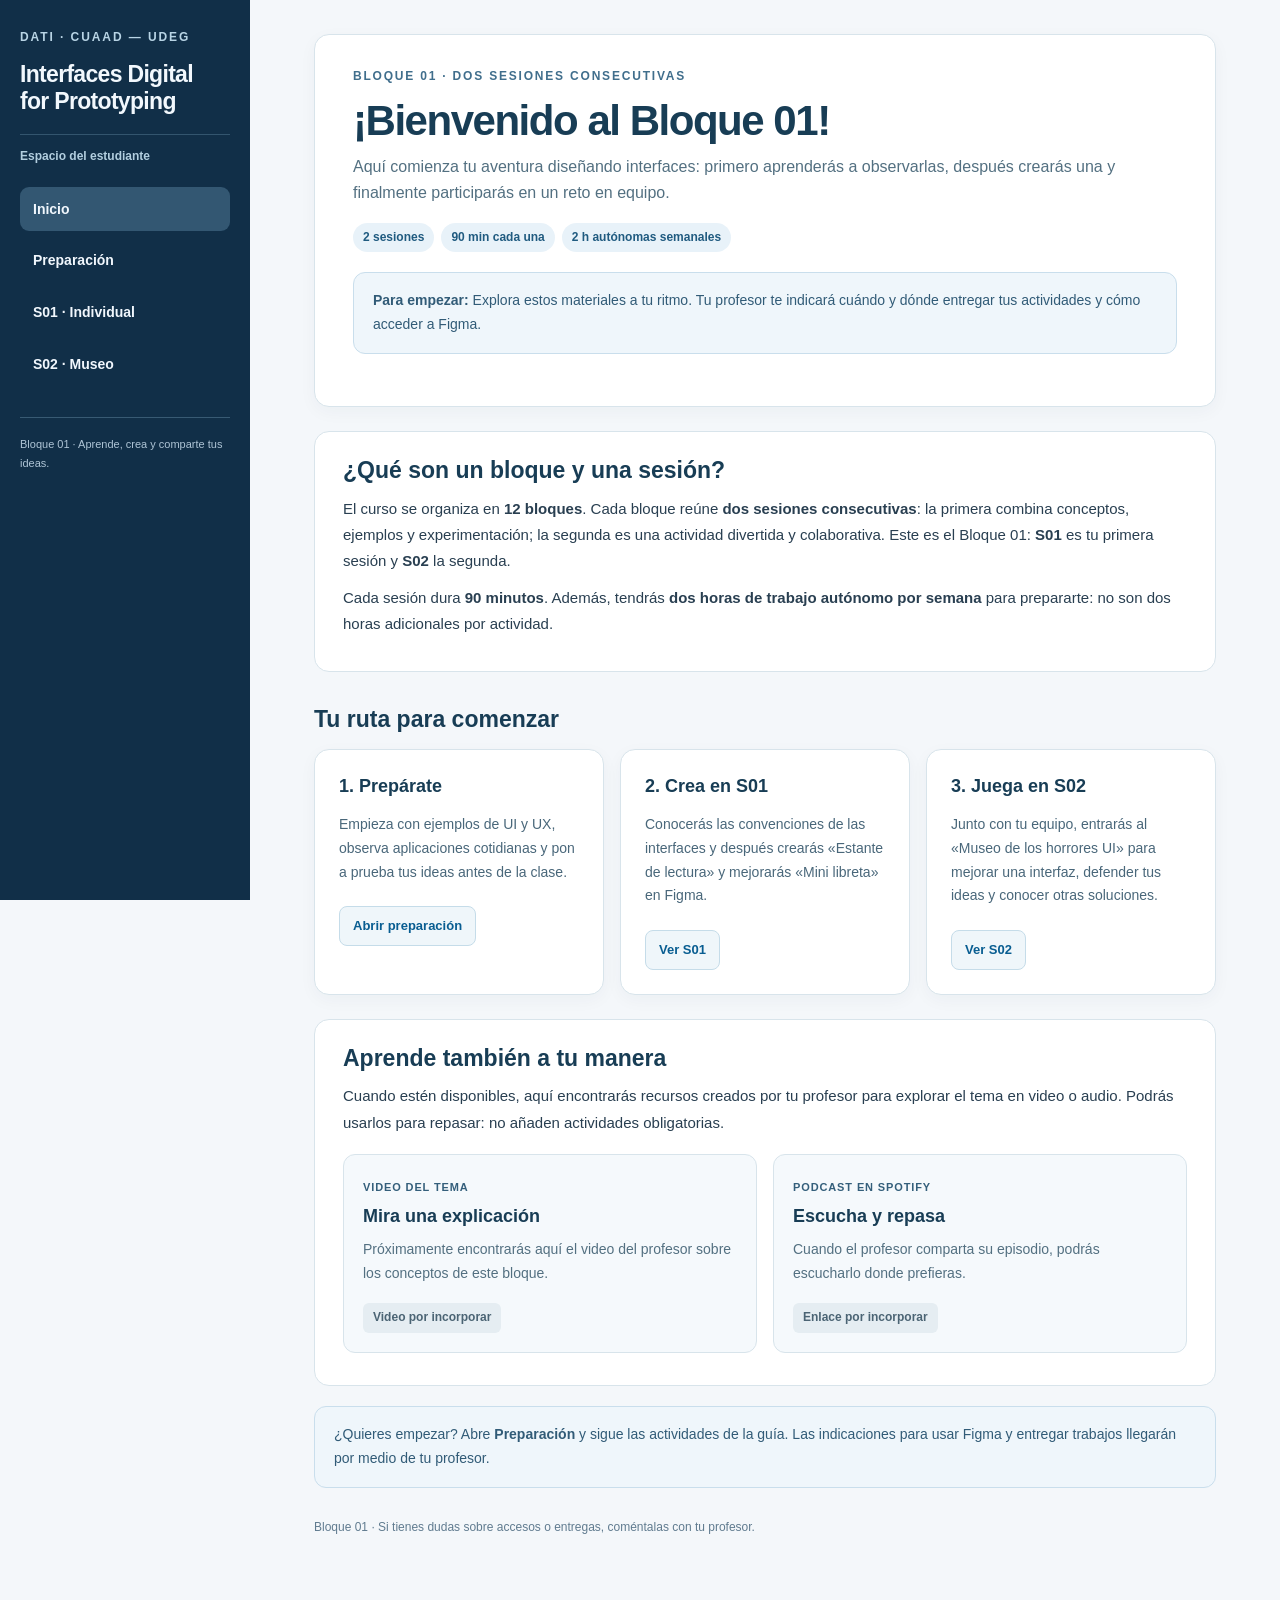
<file: web-preview/index.html>
<!doctype html><html lang="es"><head><meta charset="utf-8"><meta name="viewport" content="width=device-width,initial-scale=1"><meta name="color-scheme" content="light"><title>Bloque 01 · Fundamentos y juego · IDP</title><link rel="stylesheet" href="styles.css"></head><body><a class="skip" href="#main">Saltar al contenido principal</a><div class="layout"><aside class="sidebar"><div class="brand">DATI · CUAAD — UdeG</div><h2>Interfaces Digital<br>for Prototyping</h2><div class="audience">Espacio del estudiante</div><nav class="nav" aria-label="Navegación entre sesiones"><a href="index.html" class="active" aria-current="page">Inicio</a><a href="preparacion.html">Preparación</a><a href="s01.html">S01 · Individual</a><a href="s02.html">S02 · Museo</a></nav><p class="foot">Bloque 01 · Aprende, crea y comparte tus ideas.</p></aside><main id="main"><section class="hero"><div class="eyebrow">Bloque 01 · Dos sesiones consecutivas</div><h1>¡Bienvenido al Bloque 01!</h1><p class="lead">Aquí comienza tu aventura diseñando interfaces: primero aprenderás a observarlas, después crearás una y finalmente participarás en un reto en equipo.</p><div class="tags"><span class="tag">2 sesiones</span><span class="tag">90 min cada una</span><span class="tag">2 h autónomas semanales</span></div><div class="notice" role="note"><strong>Para empezar:</strong> Explora estos materiales a tu ritmo. Tu profesor te indicará cuándo y dónde entregar tus actividades y cómo acceder a Figma.</div></section><section class="welcome" aria-labelledby="como-funciona"><h2 id="como-funciona">¿Qué son un bloque y una sesión?</h2><p>El curso se organiza en <strong>12 bloques</strong>. Cada bloque reúne <strong>dos sesiones consecutivas</strong>: la primera combina conceptos, ejemplos y experimentación; la segunda es una actividad divertida y colaborativa. Este es el Bloque 01: <strong>S01</strong> es tu primera sesión y <strong>S02</strong> la segunda.</p><p>Cada sesión dura <strong>90 minutos</strong>. Además, tendrás <strong>dos horas de trabajo autónomo por semana</strong> para prepararte: no son dos horas adicionales por actividad.</p></section><h2 class="panel-title">Tu ruta para comenzar</h2><div class="cards"><section class="card"><h3>1. Prepárate</h3><p>Empieza con ejemplos de UI y UX, observa aplicaciones cotidianas y pon a prueba tus ideas antes de la clase.</p><a class="button" href="preparacion.html">Abrir preparación</a></section><section class="card"><h3>2. Crea en S01</h3><p>Conocerás las convenciones de las interfaces y después crearás «Estante de lectura» y mejorarás «Mini libreta» en Figma.</p><a class="button" href="s01.html">Ver S01</a></section><section class="card"><h3>3. Juega en S02</h3><p>Junto con tu equipo, entrarás al «Museo de los horrores UI» para mejorar una interfaz, defender tus ideas y conocer otras soluciones.</p><a class="button" href="s02.html">Ver S02</a></section></div><section class="media-section" aria-labelledby="recursos-multimedia"><h2 id="recursos-multimedia">Aprende también a tu manera</h2><p>Cuando estén disponibles, aquí encontrarás recursos creados por tu profesor para explorar el tema en video o audio. Podrás usarlos para repasar: no añaden actividades obligatorias.</p><div class="media-grid"><div class="media-card" data-media-slot="video" aria-label="Espacio reservado para video"><span class="media-type">VIDEO DEL TEMA</span><h3>Mira una explicación</h3><p>Próximamente encontrarás aquí el video del profesor sobre los conceptos de este bloque.</p><span class="media-pending">Video por incorporar</span></div><div class="media-card" data-media-slot="podcast" aria-label="Espacio reservado para podcast"><span class="media-type">PODCAST EN SPOTIFY</span><h3>Escucha y repasa</h3><p>Cuando el profesor comparta su episodio, podrás escucharlo donde prefieras.</p><span class="media-pending">Enlace por incorporar</span></div></div></section><div class="notice">¿Quieres empezar? Abre <strong>Preparación</strong> y sigue las actividades de la guía. Las indicaciones para usar Figma y entregar trabajos llegarán por medio de tu profesor.</div><p class="foot-note">Bloque 01 · Si tienes dudas sobre accesos o entregas, coméntalas con tu profesor.</p></main></div></body></html>
</file>
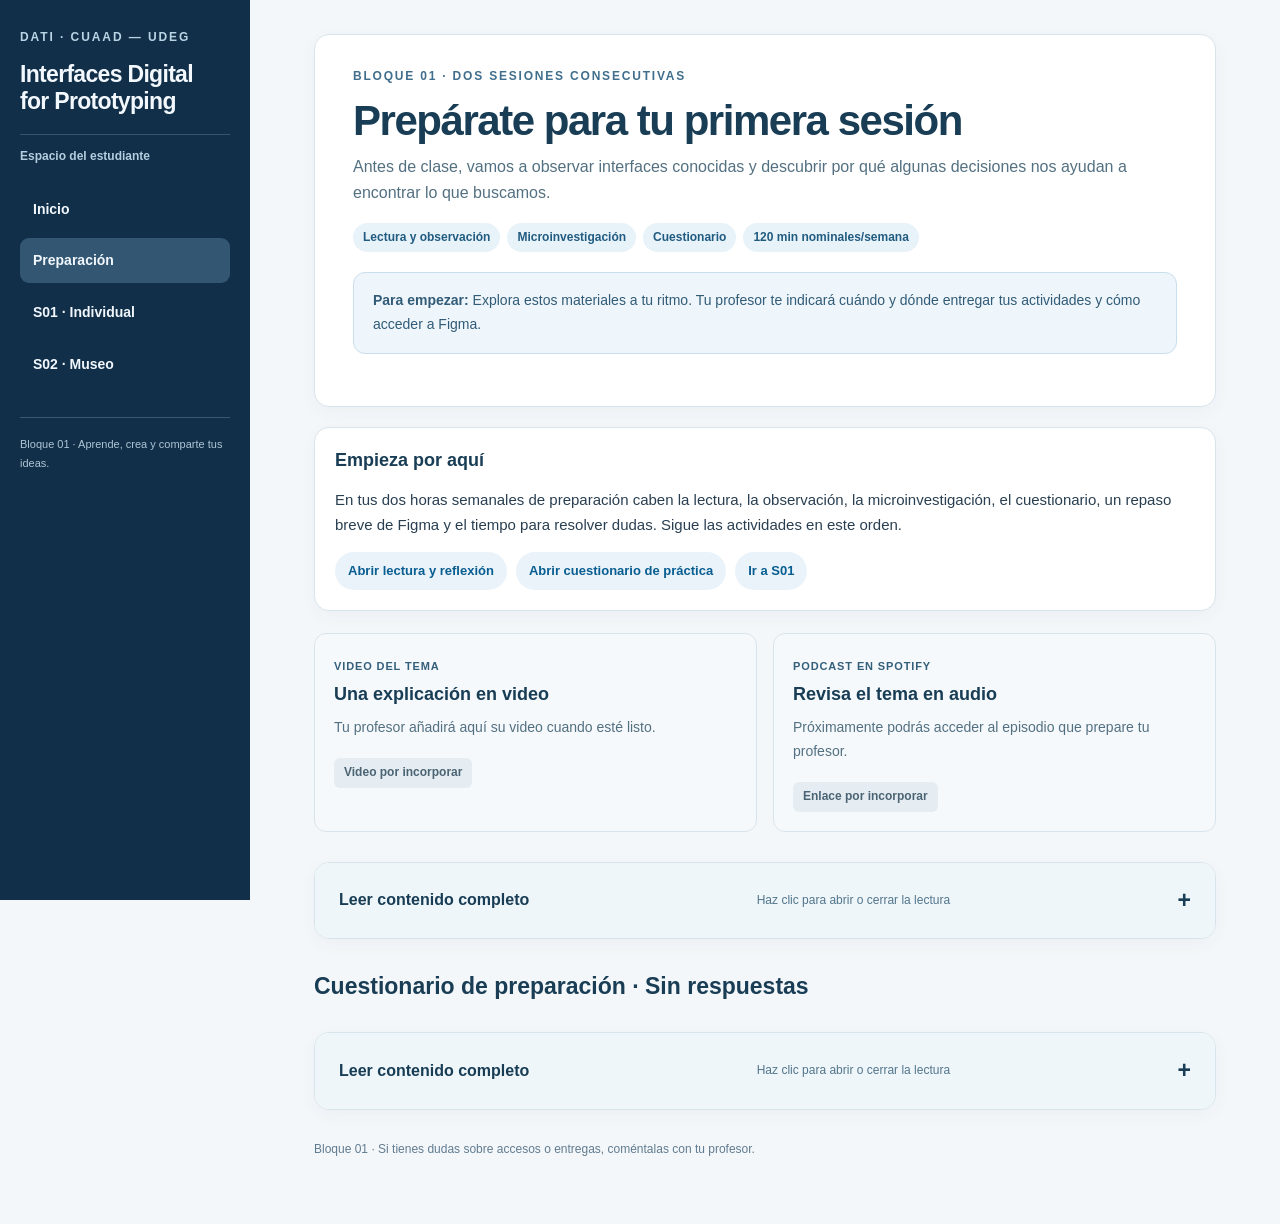
<file: web-preview/preparacion.html>
<!doctype html><html lang="es"><head><meta charset="utf-8"><meta name="viewport" content="width=device-width,initial-scale=1"><meta name="color-scheme" content="light"><title>Preparación · Bloque 01 · IDP</title><link rel="stylesheet" href="styles.css"><script src="navegacion.js" defer></script></head><body><a class="skip" href="#main">Saltar al contenido principal</a><div class="layout"><aside class="sidebar"><div class="brand">DATI · CUAAD — UdeG</div><h2>Interfaces Digital<br>for Prototyping</h2><div class="audience">Espacio del estudiante</div><nav class="nav" aria-label="Navegación entre sesiones"><a href="index.html">Inicio</a><a href="preparacion.html" class="active" aria-current="page">Preparación</a><a href="s01.html">S01 · Individual</a><a href="s02.html">S02 · Museo</a></nav><p class="foot">Bloque 01 · Aprende, crea y comparte tus ideas.</p></aside><main id="main"><section class="hero"><div class="eyebrow">Bloque 01 · Dos sesiones consecutivas</div><h1>Prepárate para tu primera sesión</h1><p class="lead">Antes de clase, vamos a observar interfaces conocidas y descubrir por qué algunas decisiones nos ayudan a encontrar lo que buscamos.</p><div class="tags"><span class="tag">Lectura y observación</span><span class="tag">Microinvestigación</span><span class="tag">Cuestionario</span><span class="tag">120 min nominales/semana</span></div><div class="notice" role="note"><strong>Para empezar:</strong> Explora estos materiales a tu ritmo. Tu profesor te indicará cuándo y dónde entregar tus actividades y cómo acceder a Figma.</div></section><div class="outline"><h3>Empieza por aquí</h3><p>En tus dos horas semanales de preparación caben la lectura, la observación, la microinvestigación, el cuestionario, un repaso breve de Figma y el tiempo para resolver dudas. Sigue las actividades en este orden.</p><div class="jump"><a href="#guia">Abrir lectura y reflexión</a><a href="#cuestionario-guia">Abrir cuestionario de práctica</a><a href="s01.html">Ir a S01</a></div></div><div class="media-grid media-grid-prep" aria-label="Recursos complementarios"><div class="media-card" data-media-slot="video"><span class="media-type">VIDEO DEL TEMA</span><h3>Una explicación en video</h3><p>Tu profesor añadirá aquí su video cuando esté listo.</p><span class="media-pending">Video por incorporar</span></div><div class="media-card" data-media-slot="podcast"><span class="media-type">PODCAST EN SPOTIFY</span><h3>Revisa el tema en audio</h3><p>Próximamente podrás acceder al episodio que prepare tu profesor.</p><span class="media-pending">Enlace por incorporar</span></div></div><details class="full-source" id="guia"><summary><strong>Leer contenido completo</strong><span class="aside">Haz clic para abrir o cerrar la lectura</span></summary><div class="source-content"><details class="historical"><summary>Ficha documental original y estado histórico de redacción</summary><p>IDP | Interfaces Digital for Prototyping — DATI / CUAAD–UdeG</p>
<p>S01 — GUÍA DEL ALUMNO: LECTURA E INVESTIGACIÓN INDIVIDUAL</p></details><nav class="toc" aria-label="Índice de apartados"><h3>Ir a un apartado</h3><a href="#tema-1">Introducción y objetivo</a><a href="#tema-2">Familiaridad y patrones conocidos</a></nav><section class="source-section" id="tema-1"><h3>Introducción y objetivo</h3><p>Versión 0.1 · 12 noviembre 2026 · Responsable: Chat 04 · WO IDP-WO-20261112-002</p>
<p>Estado: BORRADOR PARA REVISIÓN. NO PUBLICADO EN CLASSROOM. Material original de acceso libre; no contiene claves.</p>
<p>PROPÓSITO Y RESULTADOS</p>
<p>Antes de la sesión conceptual S01, entenderás qué distingue la interfaz de usuario (UI) de la experiencia de usuario (UX), reconocerás convenciones móviles y explicarás por qué un patrón familiar puede facilitar una tarea. No necesitas haber usado Figma, comprar libros ni conocer desarrollo móvil.</p>
<p>Al completar esta preparación podrás: explicar UI/UX con un ejemplo [S01-O1: C1/C6]; identificar tarea, usuario supuesto y dificultad hipotética [O2: C1]; reconocer y justificar tres convenciones [O3: C1/C3/C6]; formular una limitación verificable [O6: C1/C6]. La construcción del frame y las capas [O4/O5] se trabaja con los recursos técnicos del Chat 05 y en S01, NO en esta lectura.</p>
<p>LECTURA ORIGINAL — PARTE 1: INTERFAZ NO ES TODA LA EXPERIENCIA</p>
<p>Imagina una app ficticia llamada «Cartelera CUAAD». En su pantalla principal aparece el título «Actividades», una lupa junto a «Buscar», tarjetas con nombres de eventos y un botón «Ver detalles». Los textos, íconos, controles y su organización forman parte de la interfaz de usuario o UI: son el punto visible con el que una persona interpreta y controla el producto.</p>
<p>UX es más amplia. Considera si la persona logra averiguar cuándo comienza un evento, si la información es confiable, si el proceso tiene obstáculos y qué sucede después de tocar «Ver detalles». Una interfaz puede verse atractiva pero producir una mala experiencia si muestra horarios equivocados o si la información necesaria no existe. La UX también puede involucrar momentos fuera de la pantalla, como recibir una confirmación o encontrar ayuda.</p>
<p>Por eso no evaluamos una pantalla solo porque «se ve bonita». Preguntamos: ¿qué tarea quiere completar alguien?, ¿qué información necesita?, ¿qué decisión facilita o dificulta el diseño? En esta etapa todavía hablamos de posibilidades: una dificultad que imaginas al mirar una pantalla es una HIPÓTESIS, no un problema demostrado con usuarios.</p>
<p>LECTURA ORIGINAL — PARTE 2: LA LEY DE JAKOB SIN MEMORIZAR UN ESLOGAN</p>
<p>Cuando una persona abre una nueva app, ya trae experiencias acumuladas de otras apps. Si ve una lupa, puede esperar una búsqueda; si lee «Guardar», espera conservar algo. La Ley de Jakob nos invita a respetar esos aprendizajes previos: la familiaridad suele reducir el trabajo de descifrar cómo funciona una pantalla.</p>
<p>Ejemplo ficticio: en «Cartelera CUAAD» se sustituye el botón «Buscar» por un símbolo inventado y la etiqueta «Explorar ecosistemas». Quizá el equipo diseñador lo juzga creativo; pero para quien solo quiere encontrar un concierto puede ser menos transparente. Mantener una etiqueta clara y un control reconocible es una DECISIÓN JUSTIFICABLE, aunque se deberá comprobar con personas reales más adelante.</p>
<p>La ley no dice que todas las apps deban verse idénticas, ni que las convenciones sean eternas o universales. Las expectativas cambian según contexto, cultura, plataforma y tipo de usuario. Romper un patrón puede tener sentido cuando resuelve una necesidad evidente, siempre que se explique el cambio de forma comprensible. La ley es una orientación de diseño, no una prueba empírica de que tu interfaz funcionará.</p>
<p>LECTURA ORIGINAL — PARTE 3: TRES LENTES PARA EXAMINAR UNA PANTALLA</p></section><section class="source-section" id="tema-2"><h3>3. Familiaridad externa. Un patrón ampliamente reconocido —como una lupa asociada a búsqueda— puede facilitar la primera visita. Pero el contexto importa: si un ícono solo no comunica, una etiqueta textual puede despejar la duda.</h3><p>Estas lentes sirven para justificar, no para repetir gustos personales. Evita «así se ve profesional»; prefiere «si alguien busca horarios, una etiqueta directa podría reducir su incertidumbre». No necesitas teoría formal de Gestalt, WCAG, componentes ni pruebas de usabilidad para este análisis introductorio.</p>
<p>LECTURA ORIGINAL — PARTE 4: UN MISMO DISEÑO, DOS ARGUMENTOS DISTINTOS</p>
<p>Caso A, pantalla ficticia «Mi Taller». Tiene un encabezado «Tareas de hoy», una tarjeta «Modelo 3D — Entregar el viernes» y un botón «Marcar como terminado». Argumento UI: el verbo del botón comunica una acción específica y aparece cerca de la tarea a la que corresponde. Argumento UX: si el estado realmente se actualiza y permanece guardado, la persona quizá sienta mayor control sobre su trabajo; sin probarlo, esto continúa siendo una hipótesis.</p>
<p>Caso B, pantalla ficticia «Museo de Bolsillo». Muestra dos botones «Entrar» y «Comenzar» sin explicar sus diferencias. No podemos afirmar que todos se confundirán. Sí podemos plantear que una persona que quiere empezar un recorrido podría dudar y proponer una aclaración de etiquetas. Una observación razonada distingue: lo que se ve, lo que inferimos y lo que falta comprobar.</p>
<p>ACTIVIDAD 1 — OBSERVACIÓN PERSONAL DE DOS INTERFACES (20 MIN)</p>
<p>Elige dos apps que puedas consultar sin compartir datos personales; pueden ser de transporte, agenda, música o eventos. No hagas capturas con nombres, chats, correos, ubicación ni perfiles reales. Si no puedes abrir dos apps, usa ejemplos públicos sin registro o los casos ficticios de «Mi Taller» y «Museo de Bolsillo» de esta guía y aclara la sustitución.</p>
<p>Completa para cada interfaz: A) nombre genérico o «Caso ficticio»; B) tarea principal que intentarías realizar; C) usuario SUPUESTO; D) dos controles/etiquetas visibles y qué prometen; E) una convención reconocible; F) una dificultad POSIBLE y por qué la crees posible. Finaliza con una comparación: una convención que ambas respetan o resuelven de forma distinta, sin calificar ninguna como «comprobada mejor».</p>
<p>Plantilla breve: «Observo ___; supongo que la persona quiere ___; el control ___ podría ayudar/dificultar porque ___; para saberlo tendría que comprobar ___».</p>
<p>Destina aproximadamente 8 minutos por interfaz y 4 a la comparación. No se piden pruebas con usuarios.</p>
<p>ACTIVIDAD 2 — MICROINVESTIGACIÓN GUIADA (15 MIN)</p>
<p>Consulta el recurso libre «Jakob’s Law» de Laws of UX (enlace abajo) o la explicación pública de Nielsen Norman Group. Responde con tus palabras en 4–6 renglones:</p>
<p>a) ¿Qué experiencia previa aprovecha una convención de diseño?</p>
<p>b) ¿Qué diferencia encuentras entre una convención externa (otras apps) y la coherencia interna (la misma app)?</p>
<p>c) Da un ejemplo distinto de los inventados en esta lectura.</p>
<p>d) Menciona una situación en la que una convención podría no ser la mejor solución e indica por qué no puedes afirmarlo sin verificar.</p>
<p>Registra nombre y URL de la fuente que usaste. No copies definiciones ni pasajes. Invierte unos 5 min en consulta y 10 min en síntesis. Si una página no abre, la lectura original anterior basta para responder; anota «fuente web no disponible» y usa este documento.</p>
<p>ACTIVIDAD 3 — CUESTIONARIO DE PREPARACIÓN (15 MIN)</p>
<p>Responde el cuestionario ALUMNO S01 v0.1 (documento independiente, sin claves): 8 reactivos cerrados y 2 abiertos, sobre el contenido de esta lectura. La modalidad y el envío serán definidos por el docente; no hay un enlace de Classroom creado. No consultes ni difundas un banco de claves. Puedes revisar este texto durante la preparación, salvo que el profesor indique una condición distinta al implementarlo.</p>
<p>ENTREGA PREVISTA Y AUTONOMÍA</p>
<p>Guarda una hoja breve (texto seleccionable en Google Docs o PDF) que reúna tu observación de dos interfaces, la comparación y la microinvestigación con fuente. El cuestionario se conserva como documento separado hasta que el profesor decida cómo recogerlo. Si optas por ejemplos ficticios, dilo. No adjuntes datos reales de terceras personas. No se te pide diseñar un sistema completo, comprar materiales ni realizar pruebas de usuarios.</p>
<p>Presupuesto de esta especialidad: lectura 25 min + observación 20 + investigación 15 + cuestionario 15 = 75 min. Se reservan 25 min para Figma (Chat 05) y 20 min como margen de recuperación/entrega: TOTAL SEMANAL nominal 120 min, NO 120 min adicionales por tarea. Esta distribución es PRELIMINAR, deberá reconciliarse con la práctica real de Figma y el guion S01; si aumentan las tareas, sustituyen minutos, no se suman.</p>
<p>FUENTES ABIERTAS Y DERECHOS</p>
<p>[S1] Nielsen, J., Jakob&#x27;s Law of Internet User Experience (video público, 2 min): <a href="https://www.nngroup.com/videos/jakobs-law-internet-ux/" rel="noopener noreferrer" target="_blank">https://www.nngroup.com/videos/jakobs-law-internet-ux/</a></p>
<p>[S2] Yablonski, J., Jakob’s Law, sitio Laws of UX: <a href="https://lawsofux.com/jakobs-law/" rel="noopener noreferrer" target="_blank">https://lawsofux.com/jakobs-law/</a> (también permite cambiar a español desde su menú).</p>
<p>[S3] Nielsen, J., 10 Usability Heuristics, sección 4 Consistency and Standards: <a href="https://www.nngroup.com/articles/ten-usability-heuristics/" rel="noopener noreferrer" target="_blank">https://www.nngroup.com/articles/ten-usability-heuristics/</a></p>
<p>[S4] Nielsen Norman Group, The Definition of User Experience (UX): <a href="https://www.nngroup.com/articles/definition-user-experience/" rel="noopener noreferrer" target="_blank">https://www.nngroup.com/articles/definition-user-experience/</a></p>
<p>[F1] Figma, Frames in Figma Design (consulta opcional, práctica a cargo de Chat 05): <a href="https://help.figma.com/hc/en-us/articles/360041539473-Frames-in-Figma-Design" rel="noopener noreferrer" target="_blank">https://help.figma.com/hc/en-us/articles/360041539473-Frames-in-Figma-Design</a></p>
<p>Referencia comercial OPCIONAL: Jon Yablonski, Leyes de la UX, 2.ª edición, cap. 1. No se requiere acceso ni adquisición: el texto anterior es una explicación ORIGINAL y autosuficiente, NO una reproducción del libro, de Udemy ni de interfaces de terceros.</p>
<p>Fuente curricular interna (no lectura exigida al alumno): contrato S01–S02 v0.2 aceptado por Dirección y matriz oficial. Última consulta de fuentes públicas: 12 noviembre 2026. Acceso en el aula pendiente de QA independiente.</p></section></div></details><h2 class="panel-title" id="cuestionario">Cuestionario de preparación · Sin respuestas</h2><details class="full-source" id="cuestionario-guia"><summary><strong>Leer contenido completo</strong><span class="aside">Haz clic para abrir o cerrar la lectura</span></summary><div class="source-content"><details class="historical"><summary>Ficha documental original y estado histórico de redacción</summary><p>IDP | Interfaces Digital for Prototyping — DATI / CUAAD–UdeG</p></details><nav class="toc" aria-label="Índice de apartados"><h3>Ir a un apartado</h3><a href="#cuestionario-tema-1">Introducción y objetivo</a><a href="#cuestionario-tema-2">[O1 · C1/C6 · Una respuesta]</a><a href="#cuestionario-tema-3">[O1 · C1/C6 · Una respuesta]</a><a href="#cuestionario-tema-4">[O3 · C1/C3/C6 · Una respuesta]</a><a href="#cuestionario-tema-5">[O3 · C3/C6 · Una respuesta]</a><a href="#cuestionario-tema-6">[O3 · C3/C6 · Una respuesta]</a><a href="#cuestionario-tema-7">[O2/O6 · C1/C6 · Una respuesta]</a><a href="#cuestionario-tema-8">[O3 · C1/C3/C6 · ELIGE EXACTAMENTE DOS]</a><a href="#cuestionario-tema-9">[O2/O6 · C1/C6 · ELIGE EXACTAMENTE DOS]</a><a href="#cuestionario-tema-10">[O2/O3 · C1/C3/C6 · Respuesta breve]</a><a href="#cuestionario-tema-11">[O1/O6 · C1/C6 · Respuesta breve]</a></nav><section class="source-section" id="cuestionario-tema-1"><h3>Introducción y objetivo</h3><p>S01 — CUESTIONARIO INDIVIDUAL DEL ALUMNO</p>
<p>Versión 0.1 · 12 noviembre 2026 · Responsable: Chat 04 · WO IDP-WO-20261112-002</p>
<p>ESTADO: BORRADOR, NO PUBLICADO EN CLASSROOM. SIN RESPUESTAS NI CLAVES. DURACIÓN ESTIMADA: 15 MIN.</p>
<p>Base exclusiva: «S01 — Guía del alumno: Lectura e investigación individual v0.1». Competencias C1/C3/C6 y resultados S01-O1/O2/O3/O6. No se evalúan funciones de Figma todavía.</p>
<p>INSTRUCCIONES</p>
<p>Lee cada caso con calma. En preguntas 1–6 elige UNA sola opción. En 7–8 elige EXACTAMENTE DOS opciones; no hay crédito automático por marcar más. En 9–10 escribe 2–3 oraciones razonadas en tus propias palabras. Es válido indicar una suposición; no presentes hipótesis como hechos. No es una actividad publicada ni calificada: Chat 06 definirá, si procede, la rúbrica de 100 puntos, cuatro niveles y modalidad institucional. Este documento NO constituye formulario activo.</p></section><section class="source-section" id="cuestionario-tema-2"><h3>1. [O1 · C1/C6 · Una respuesta]</h3><p>En una app ficticia de eventos, ¿cuál elemento describe mejor la UI?</p>
<p>A) El encabezado «Eventos», las tarjetas y el botón «Ver detalles».</p>
<p>B) La confianza que genera que el evento efectivamente exista.</p>
<p>C) Todo lo que ocurre antes y después de asistir al evento.</p>
<p>D) La satisfacción general de quien usa el servicio.</p></section><section class="source-section" id="cuestionario-tema-3"><h3>2. [O1 · C1/C6 · Una respuesta]</h3><p>Una pantalla permite localizar fácilmente un taller, pero el horario publicado es incorrecto. ¿Qué conclusión respeta la diferencia UI/UX?</p>
<p>A) Si la interfaz es legible, la experiencia siempre es buena.</p>
<p>B) Un horario equivocado solo afecta al color de la interfaz.</p>
<p>C) Una UI clara no garantiza una buena UX si la información es errónea.</p>
<p>D) UX es sinónimo exclusivo de la forma de los botones.</p></section><section class="source-section" id="cuestionario-tema-4"><h3>3. [O3 · C1/C3/C6 · Una respuesta]</h3><p>¿Qué aplicación práctica de la Ley de Jakob está mejor argumentada?</p>
<p>A) Dar a todos los controles formas inéditas, porque la sorpresa siempre mejora la comprensión.</p>
<p>B) Aprovechar patrones familiares para que las personas concentren atención en su tarea.</p>
<p>C) Copiar sin cambios cualquier app popular, independientemente de su propósito.</p>
<p>D) Asegurar que un diseño funciona sin observar a quienes lo usan.</p></section><section class="source-section" id="cuestionario-tema-5"><h3>4. [O3 · C3/C6 · Una respuesta]</h3><p>Una pantalla ficticia «Actividades» ofrece un campo para localizar talleres. El equipo quiere nombrar la acción «Iniciar sinergia». ¿Qué alternativa inicial es más clara para la tarea descrita?</p>
<p>A) «Transmutar».</p>
<p>B) Quitar toda etiqueta y usar únicamente un símbolo inventado.</p>
<p>C) «Hola, mundo».</p>
<p>D) «Buscar talleres».</p></section><section class="source-section" id="cuestionario-tema-6"><h3>5. [O3 · C3/C6 · Una respuesta]</h3><p>En dos pantallas de una misma app, el botón «Guardar» conserva un evento en la primera, pero lo elimina en la segunda. ¿Qué principio introductorio se compromete?</p>
<p>A) Coherencia interna: la misma etiqueta anuncia resultados incompatibles.</p>
<p>B) Necesidad de usar más colores en cada pantalla.</p>
<p>C) Obligación de utilizar React Native.</p>
<p>D) Cantidad de pantallas de la aplicación.</p></section><section class="source-section" id="cuestionario-tema-7"><h3>6. [O2/O6 · C1/C6 · Una respuesta]</h3><p>Un estudiante observa «Reservar» junto a una actividad y cree que el botón confundirá a visitantes nuevos. ¿Cuál afirmación maneja correctamente la evidencia?</p>
<p>A) «Se confirmó que todas las personas se confunden».</p>
<p>B) «La interfaz es objetivamente inútil y ya no hay que examinarla».</p>
<p>C) «Supongo que podría haber dudas; debo verificarlo después con información apropiada».</p>
<p>D) «El problema está demostrado porque el botón no me gusta».</p></section><section class="source-section" id="cuestionario-tema-8"><h3>7. [O3 · C1/C3/C6 · ELIGE EXACTAMENTE DOS]</h3><p>¿Cuáles decisiones aprovechan convenciones reconocibles para una tarea de búsqueda en una app móvil?</p>
<p>A) Sustituir todos los nombres de acciones por siglas internas desconocidas.</p>
<p>B) Mostrar una lupa junto a una etiqueta clara «Buscar».</p>
<p>C) Usar el mismo texto «Guardar» para guardar en una pantalla y borrar en otra.</p>
<p>D) Mantener un nombre consistente para la misma acción en pantallas distintas.</p></section><section class="source-section" id="cuestionario-tema-9"><h3>8. [O2/O6 · C1/C6 · ELIGE EXACTAMENTE DOS]</h3><p>Al observar una interfaz sin entrevistar ni evaluar usuarios, ¿qué afirmaciones son responsables?</p>
<p>A) «Veo dos botones cuyos efectos no están explicados claramente».</p>
<p>B) «Está científicamente probado que nadie entenderá esos botones».</p>
<p>C) «Es posible que una persona dude; aún debo comprobarlo».</p>
<p>D) «Ya medí la tasa de errores de la población usando solo mi opinión».</p></section><section class="source-section" id="cuestionario-tema-10"><h3>9. [O2/O3 · C1/C3/C6 · Respuesta breve]</h3><p>Caso ficticio: «Museo de Bolsillo» muestra dos controles «Entrar» y «Comenzar» sin decir qué hace cada uno. Identifica UNA observación verificable en la pantalla, UNA dificultad hipotética para una persona con una tarea concreta y UNA propuesta de mejora justificada por claridad o convención. No digas que el problema ya fue probado.</p></section><section class="source-section" id="cuestionario-tema-11"><h3>10. [O1/O6 · C1/C6 · Respuesta breve]</h3><p>Imagina una pantalla ficticia «Mis tareas» con un botón visible «Marcar terminada». Escribe UNA decisión de UI que puedas describir, UNA consecuencia posible para la experiencia de quien busca terminar una tarea y UNA pregunta que deberías comprobar posteriormente. Distingue las tres ideas.</p>
<p>ANTES DE ENTREGAR</p>
<p>Verifica que seleccionaste una opción en 1–6, dos en 7–8 y que tus respuestas 9–10 diferencian lo visible de lo hipotético. La hoja de observación y la microinvestigación se entregan según las instrucciones del documento de lectura; no escribas información personal de terceros. Modalidad de entrega Classroom: PENDIENTE, diseño BORRADOR del profesor. No se informa aquí cuál es la opción correcta.</p></section></div></details><p class="foot-note">Bloque 01 · Si tienes dudas sobre accesos o entregas, coméntalas con tu profesor.</p></main></div></body></html>
</file>
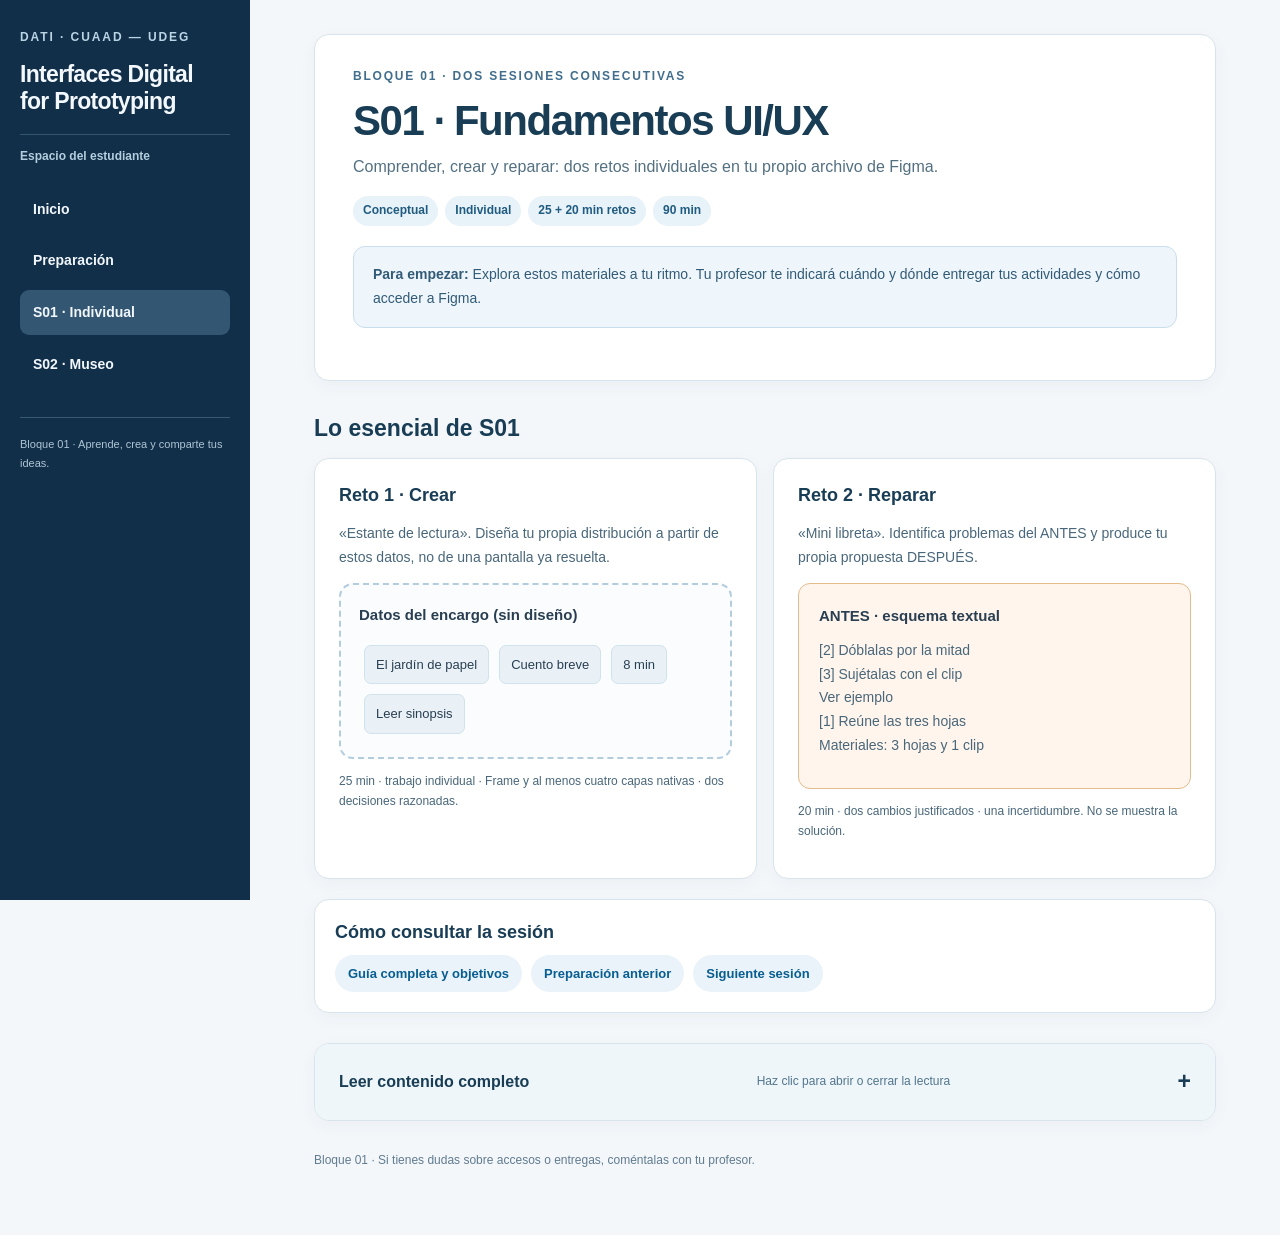
<file: web-preview/s01.html>
<!doctype html><html lang="es"><head><meta charset="utf-8"><meta name="viewport" content="width=device-width,initial-scale=1"><meta name="color-scheme" content="light"><title>S01 · Fundamentos UI/UX · IDP</title><link rel="stylesheet" href="styles.css"><script src="navegacion.js" defer></script></head><body><a class="skip" href="#main">Saltar al contenido principal</a><div class="layout"><aside class="sidebar"><div class="brand">DATI · CUAAD — UdeG</div><h2>Interfaces Digital<br>for Prototyping</h2><div class="audience">Espacio del estudiante</div><nav class="nav" aria-label="Navegación entre sesiones"><a href="index.html">Inicio</a><a href="preparacion.html">Preparación</a><a href="s01.html" class="active" aria-current="page">S01 · Individual</a><a href="s02.html">S02 · Museo</a></nav><p class="foot">Bloque 01 · Aprende, crea y comparte tus ideas.</p></aside><main id="main"><section class="hero"><div class="eyebrow">Bloque 01 · Dos sesiones consecutivas</div><h1>S01 · Fundamentos UI/UX</h1><p class="lead">Comprender, crear y reparar: dos retos individuales en tu propio archivo de Figma.</p><div class="tags"><span class="tag">Conceptual</span><span class="tag">Individual</span><span class="tag">25 + 20 min retos</span><span class="tag">90 min</span></div><div class="notice" role="note"><strong>Para empezar:</strong> Explora estos materiales a tu ritmo. Tu profesor te indicará cuándo y dónde entregar tus actividades y cómo acceder a Figma.</div></section><h2 class="panel-title" id="resumen">Lo esencial de S01</h2><div class="cards"><section class="card"><h3>Reto 1 · Crear</h3><p>«Estante de lectura». Diseña tu propia distribución a partir de estos datos, no de una pantalla ya resuelta.</p><div class="brief"><strong>Datos del encargo (sin diseño)</strong><span>El jardín de papel</span><span>Cuento breve</span><span>8 min</span><span>Leer sinopsis</span></div><p class="desc">25 min · trabajo individual · Frame y al menos cuatro capas nativas · dos decisiones razonadas.</p></section><section class="card"><h3>Reto 2 · Reparar</h3><p>«Mini libreta». Identifica problemas del ANTES y produce tu propia propuesta DESPUÉS.</p><div class="faux"><strong>ANTES · esquema textual</strong><p>[2] Dóblalas por la mitad<br>[3] Sujétalas con el clip<br>Ver ejemplo<br>[1] Reúne las tres hojas<br>Materiales: 3 hojas y 1 clip</p></div><p class="desc">20 min · dos cambios justificados · una incertidumbre. No se muestra la solución.</p></section></div><div class="outline"><h3>Cómo consultar la sesión</h3><div class="jump"><a href="#guia">Guía completa y objetivos</a><a href="preparacion.html">Preparación anterior</a><a href="s02.html">Siguiente sesión</a></div></div><details class="full-source" id="guia"><summary><strong>Leer contenido completo</strong><span class="aside">Haz clic para abrir o cerrar la lectura</span></summary><div class="source-content"><details class="historical"><summary>Ficha documental original y estado histórico de redacción</summary><p>INTERFACES DIGITAL FOR PROTOTYPING — DATI / CUAAD–UdeG</p>
<p>S01 · Fundamentos de UI/UX, convenciones y decisiones en Figma</p>
<p>GUÍA AUTÓNOMA DEL ALUMNO · v0.2 · 14 noviembre 2026</p>
<p>WO IDP-WO-20261112-004 · Chat 02 · Ajuste D-031</p>
<p>ESTADO: PROPUESTO — PENDIENTE DE DICTAMEN DOCUMENTAL DE DIRECCIÓN.</p></details><nav class="toc" aria-label="Índice de apartados"><h3>Ir a un apartado</h3><a href="#tema-1">Introducción y objetivo</a><a href="#tema-2">PREGUNTA CENTRAL</a><a href="#tema-3">LO QUE VAS A LOGRAR</a><a href="#tema-4">PREPARACIÓN PREVIA: NO REPITAS LO QUE YA HICISTE</a><a href="#tema-5">TRES IDEAS PARA TRABAJAR MEJOR</a><a href="#tema-6">MINI RECORDATORIO DE FIGMA (SOLO SI LO NECESITAS)</a><a href="#tema-7">DEMOSTRACIÓN DEL PROFESOR: MIRAR EL CAMBIO Y SU RAZÓN</a><a href="#tema-8">RETO 1 — CREAR UNA PANTALLA PROPIA EN FIGMA (25 MIN, INDIVIDUAL)</a><a href="#tema-9">RETO 2 — REPARAR OTRA PANTALLA, DISTINTA DEL RETO 1 (20 MIN, INDIVIDUAL)</a><a href="#tema-10">JUSTIFICAR DECISIONES Y RECONOCER LÍMITES (10 MIN)</a><a href="#tema-11">QUÉ EVIDENCIAS CONSERVAR</a><a href="#tema-12">PISTAS Y NIVELACIÓN SIN FRENAR A QUIEN YA SABE</a><a href="#tema-13">AUTOEVALUACIÓN SIN CALIFICACIÓN FORMAL</a><a href="#tema-14">INCLUSIÓN, ACCESO Y CONTINGENCIA</a><a href="#tema-15">DISTRIBUCIÓN AUTÓNOMA NOMINAL SEMANAL</a><a href="#tema-16">REFERENCIAS</a><a href="#tema-17">CIERRE DE ESTADO</a></nav><section class="source-section" id="tema-1"><h3>Introducción y objetivo</h3><p>Documento de preparación para revisión, NO publicado en Classroom, NO validado para impartirse. El acceso colaborativo Figma sigue sin verificarse. Es una sesión conceptual individual, no una competencia por equipos.</p></section><section class="source-section" id="tema-2"><h3>PREGUNTA CENTRAL</h3><p>¿Puedes diseñar una pantalla que deje clara una tarea y luego mejorar otra explicando qué cambiaste, por qué lo hiciste y qué todavía no sabes?</p></section><section class="source-section" id="tema-3"><h3>1. LO QUE VAS A LOGRAR</h3><p>S01-O1 [C1/C6]. Distinguir UI y UX en un ejemplo y explicar una consecuencia para quien usa la interfaz.</p>
<p>S01-O2 [C1]. Señalar tarea, usuario supuesto y una dificultad posible sin fingir evidencia de usuarios.</p>
<p>S01-O3 [C1/C3/C6]. Identificar y justificar al menos tres convenciones básicas que ayuden a realizar la tarea.</p>
<p>S01-O4 [C3]. Crear o modificar un Frame móvil en Figma con al menos cuatro capas nativas, nombradas y seleccionables.</p>
<p>S01-O5 [C1/C3/C6]. Diseñar una primera pantalla con información y acción principal inteligibles; defender al menos dos decisiones.</p>
<p>S01-O6 [C1/C6]. Reconocer una incertidumbre o límite que sería necesario comprobar después.</p>
<p>Aquí no hacen falta Auto Layout, componentes, variantes, navegación, interacciones funcionales, WCAG formal, entrevistas, React Native ni programación.</p></section><section class="source-section" id="tema-4"><h3>2. PREPARACIÓN PREVIA: NO REPITAS LO QUE YA HICISTE</h3><p>Si completaste la guía de lectura, observación y microinvestigación de WO-002, ya tienes las bases. No hay nueva lectura ni cuestionario. Consulta la guía original cuando quieras recordar un concepto: [fuente reservada para el entorno académico; acceso no habilitado]</p>
<p>Cuestionario de preparación ya previsto por WO-002, sin claves: [fuente reservada para el entorno académico; acceso no habilitado]</p>
<p>Sabemos que tu grupo ya ha utilizado Figma. Por eso en la clase nos centraremos en elegir, justificar y mejorar decisiones, no en una capacitación extensa de botones y atajos. Si necesitas recordar herramientas, consulta la ruta de ayuda del apartado 10.</p></section><section class="source-section" id="tema-5"><h3>3. TRES IDEAS PARA TRABAJAR MEJOR</h3><p>UI es la parte de una interfaz que puedes observar: títulos, textos, figuras, tarjetas, etiquetas, botones visuales y su organización. UX se refiere a la experiencia al intentar cumplir una tarea: comprender qué hacer, recibir información correcta y alcanzar un resultado. Ver un botón claro no demuestra que funcione ni que quienes lo usan completen su tarea. En S01 solo diseñaremos pantallas estáticas.</p>
<p>La Ley de Jakob propone considerar expectativas aprendidas en otras interfaces: quien ya conoce un patrón probablemente espera una función semejante. Esto orienta, pero no sustituye observaciones reales. Tres convenciones introductorias que puedes razonar son: llamar una acción por lo que hace («Leer sinopsis»), agrupar datos relacionados dentro de una tarjeta, y conservar el mismo significado de una etiqueta en toda la pantalla. No basta escribir «es convencional»: debes explicar cómo ayuda a la tarea.</p>
<p>Un diagnóstico responsable contiene tres capas de razonamiento: OBSERVO («el texto ‘Materiales’ aparece después de los pasos»); SUPONGO («quien comienza la tarea podría pasar por alto lo necesario»); COMPROBARÍA («preguntaría a una persona dónde buscaría los materiales antes de comenzar»). Lo tercero es pregunta futura, no prueba realizada.</p></section><section class="source-section" id="tema-6"><h3>4. MINI RECORDATORIO DE FIGMA (SOLO SI LO NECESITAS)</h3><p>Frame: contenedor de una pantalla móvil. Layer/capa: objeto editable dentro de ese Frame. Un texto y un rectángulo son dos capas, aunque juntos parezcan un botón. Layers: panel que permite seleccionar, nombrar y ordenar esos objetos. Los rectángulos pueden tapar textos si quedan encima. Atajos habituales: F Frame, R Rectángulo, T Texto; la interfaz o el idioma puede cambiar. No necesitas usar atajos si conoces otra forma de crear los objetos. Un PNG sirve como referencia visual, pero no demuestra cuatro capas nativas.</p>
<p>Trabaja en TU archivo/espacio autorizado con permiso de edición, no en la demostración maestra. No compartas enlaces ni credenciales hasta que el profesor confirme el procedimiento seguro.</p></section><section class="source-section" id="tema-7"><h3>5. DEMOSTRACIÓN DEL PROFESOR: MIRAR EL CAMBIO Y SU RAZÓN</h3><p>Caso ficticio «Técnicas de boceto»: una persona quiere comprender qué técnica está viendo antes de abrir su explicación.</p>
<p>ANTES que el profesor mostrará en un esquema: encabezado genérico «Métodos»; un texto «5 min» separado de la técnica; la tarjeta «Rayado cruzado» aparece lejos de ese tiempo; acción visual «Abrir ficha».</p>
<p>DESPUÉS propuesto: título «Técnicas de boceto»; tarjeta con «Rayado cruzado» y «Duración aproximada: 5 min» juntos; acción «Ver explicación» visible.</p>
<p>Observa dos decisiones: (1) aclarar qué contiene la pantalla sin inventar información; (2) poner el dato de duración junto a la técnica correspondiente. La etiqueta «Ver explicación» anticipa lo que se espera ver. No hemos probado que el cambio mejore la experiencia: eso todavía es una hipótesis. El docente explica; tú haces los dos retos de manera INDIVIDUAL.</p></section><section class="source-section" id="tema-8"><h3>6. RETO 1 — CREAR UNA PANTALLA PROPIA EN FIGMA (25 MIN, INDIVIDUAL)</h3><p>Caso ficticio nuevo: «Estante de lectura». Una persona que dispone de unos minutos quiere decidir si consulta la reseña de un cuento corto.</p>
<p>DATOS DE TRABAJO (TODOS INVENTADOS): título del cuento «El jardín de papel»; categoría «Cuento breve»; tiempo estimado de lectura «8 min»; acción principal «Leer sinopsis». La pantalla NO muestra contenido real del cuento, no conecta a internet ni tiene una acción programada.</p>
<p>Tu tarea no es reproducir un ejemplo perfecto, sino decidir cómo hacer comprensible la ficha de ese cuento.</p>
<p>Pasos sugeridos:</p>
<p>A. En una línea, escribe: «La persona hipotética quiere ______». Añade qué dato considera útil para decidir.</p>
<p>B. En un archivo editable propio, crea un Frame de teléfono (el tamaño aproximado puede ser 390×844, no se exige medida exacta). Nómbralo «S01 / Estante de lectura».</p>
<p>C. Organiza título de pantalla, tarjeta del cuento, categoría, duración y un ÚNICO botón visual «Leer sinopsis». Usa texto y rectángulos; no necesitas fotografías ni iconos.</p>
<p>D. Abre Layers y confirma como mínimo cuatro capas nativas identificables, por ejemplo «Título», «Cuento / nombre», «Cuento / duración», «Acción / etiqueta». Nómbralas con sentido.</p>
<p>E. Identifica al menos tres convenciones observables y escribe por qué podrían ayudar: etiqueta de acción explícita, datos agrupados, coherencia entre el nombre y su función, u otras que puedas defender.</p>
<p>F. Redacta dos decisiones que tomaste («Coloqué ___ cerca de ___ porque quien quiere ___ podría ___»). Si terminas antes, revisa claridad en vez de agregar funciones avanzadas.</p>
<p>Producto del Reto 1: un Frame individual editable y una nota corta con tarea, tres convenciones y dos razones. El botón es VISUAL; no debe navegar.</p></section><section class="source-section" id="tema-9"><h3>7. RETO 2 — REPARAR OTRA PANTALLA, DISTINTA DEL RETO 1 (20 MIN, INDIVIDUAL)</h3><p>Caso original e independiente: «Mini libreta — guía rápida». Una persona desea seguir tres instrucciones para fabricar una mini libreta sencilla. No se trata de talleres, horarios, sedes, eventos ni fichas de actividad.</p>
<p>DATOS CORRECTOS (NO LOS MODIFIQUES): materiales = 3 hojas de papel y 1 clip; paso 1 = «Reúne las tres hojas»; paso 2 = «Dóblalas por la mitad»; paso 3 = «Sujétalas con el clip». La única acción visual adicional es «Ver ejemplo», que NO necesita funcionar.</p>
<p>PANTALLA ANTES — ESQUEMA PARA RECREAR (CON ERRORES DE ORGANIZACIÓN)</p>
<p>Título: Mini libreta — guía rápida</p>
<p>[2] Dóblalas por la mitad</p>
<p>[3] Sujétalas con el clip</p>
<p>Botón visual: Ver ejemplo</p>
<p>[1] Reúne las tres hojas</p>
<p>Materiales: 3 hojas de papel y 1 clip</p>
<p>El contenido es correcto, pero el orden mostrado puede dificultar seguir las indicaciones y el lector encuentra los materiales demasiado tarde. La pantalla original existe aquí como ESQUEMA TEXTUAL creado para esta guía, no como archivo Figma previamente preparado ni como pantalla de otro juego.</p>
<p>Tu reparación:</p>
<p class="instruction-step"><span class="step-num">1</span>Antes de tocar Figma, anota al menos dos observaciones sobre el esquema y su consecuencia HIPOTÉTICA para quien intenta preparar la mini libreta.</p>
<p class="instruction-step"><span class="step-num">2</span>En TU propio archivo crea un nuevo Frame «S01 / Mini libreta — reparación». Reconstruye brevemente la disposición ANTES mediante cajas de texto y, si deseas, una forma para el botón. Puedes conservar la comparación mediante una captura simple sin datos personales y/o un segundo Frame duplicado propio; no se exige técnica avanzada de duplicación.</p>
<p class="instruction-step"><span class="step-num">3</span>Organiza un DESPUÉS que sitúe los materiales donde realmente ayuden antes de comenzar y presente los pasos en una secuencia legible 1 → 2 → 3. Puedes ubicar «Ver ejemplo» al final, como acción complementaria, sin inventar su funcionamiento.</p>
<p class="instruction-step"><span class="step-num">4</span>Comprueba que el Frame final tiene por lo menos cuatro capas nativas nombradas y editables. Mantén los datos correctos, sin añadir registro, pago, mapas o funciones nuevas.</p>
<p class="instruction-step"><span class="step-num">5</span>Señala DOS cambios propios: cada uno con «ANTES observé ___; DESPUÉS cambié ___; supongo que esto ayuda a ___ porque ___». Escribe una incertidumbre: «No sé si ___; lo comprobaría más adelante mediante ___».</p>
<p class="instruction-step"><span class="step-num">6</span>Guarda la comparación ANTES/DESPUÉS. Como fuente del antes puedes mostrar esta guía y tu anotación/captura; como después, el Frame propio editable.</p>
<p>No hay equipos, roles, rondas, sorpresas, sellos ni puntos en este ejercicio. Nadie tiene que evaluar el diseño de un compañero.</p></section><section class="source-section" id="tema-10"><h3>8. JUSTIFICAR DECISIONES Y RECONOCER LÍMITES (10 MIN)</h3><p>Entrega para revisión docente una nota individual con esta estructura:</p>
<p class="source-bullet">• UI frente a UX: «En mi pantalla puedo VER ___ (UI), y supongo que al intentar ___ podría ocurrir ___ (UX posible)».</p>
<p class="source-bullet">• Mi tarea y usuario supuesto: «Una persona que quiere ___ necesitaría ___».</p>
<p class="source-bullet">• Tres convenciones justificadas: «Convención A/B/C, qué señal observable la muestra y por qué ayuda al objetivo».</p>
<p class="source-bullet">• Reto 1: dos decisiones de diseño que puedas señalar en tu Frame.</p>
<p class="source-bullet">• Reto 2: dos modificaciones concretas del antes al después, con razón ligada a la secuencia o agrupación.</p>
<p class="source-bullet">• Incertidumbre: una sola duda real y cómo la comprobarías más adelante.</p>
<p>No digas «probé con usuarios» si solo observaste tu boceto. No se valorará que hayas agregado más pantallas o colores.</p></section><section class="source-section" id="tema-11"><h3>9. QUÉ EVIDENCIAS CONSERVAR</h3><p>E1: tu explicación breve UI/UX, tarea, usuario supuesto, tres convenciones e incertidumbre (S01-O1/O2/O3/O6).</p>
<p>E2: Reto 1 «Estante de lectura» en tu Figma propio, Frame + al menos cuatro capas nativas editables y nombradas, acción clara y dos razones (S01-O4/O5).</p>
<p>E3: Reto 2 «Mini libreta» con esquema/foto del antes, Frame editable del después y dos modificaciones justificadas; se enlaza a O2/O3/O4/O5/O6.</p>
<p>Una captura del canvas sirve para recordar la apariencia, pero NO prueba por sí sola que haya capas editables; para eso el docente deberá poder inspeccionar Layers en el archivo autorizado. No hay actividad Classroom real, calificación, rúbrica ni enlace obligatorio de envío en este documento.</p></section><section class="source-section" id="tema-12"><h3>10. PISTAS Y NIVELACIÓN SIN FRENAR A QUIEN YA SABE</h3><p>Pista inicial: pregúntate «¿qué quiere resolver la persona en esta pantalla?» antes de dibujar.</p>
<p>Pista de organización: lee los textos en el orden visual en que aparecen. ¿Ese orden coincide con la secuencia de acciones que describen?</p>
<p>Pista de selección: si la pantalla parece una sola imagen, crea capas de texto nativo; el resultado no depende de plugins ni imágenes externas.</p>
<p>Pista de apilamiento: si un botón tapa su etiqueta, mueve la etiqueta encima del rectángulo en Layers.</p>
<p>Pista de hipótesis: cambia «mejoré la UX» por «es posible que esta organización facilite ___; todavía no se ha comprobado».</p>
<p>Si ya manejas Figma, pasa directo a diseñar y argumentar; si necesitas apoyo, usa los atajos F/R/T o el panel de herramientas, mira la mini guía de WO-003 [fuente reservada para el entorno académico; acceso no habilitado] y pide nivelación individual. No se exige usar funciones de sesiones posteriores.</p></section><section class="source-section" id="tema-13"><h3>11. AUTOEVALUACIÓN SIN CALIFICACIÓN FORMAL</h3><p class="source-bullet">□ Expliqué UI y UX sin confundir apariencia con experiencia demostrada.</p>
<p class="source-bullet">□ Distinguí lo visible, lo hipotético y lo que tendría que comprobar.</p>
<p class="source-bullet">□ Di tres convenciones razonadas, no solo nombradas.</p>
<p class="source-bullet">□ Construí una pantalla de lectura con objetivo y acción principal claros.</p>
<p class="source-bullet">□ Puedo abrir el Frame y mostrar cuatro capas nativas seleccionables.</p>
<p class="source-bullet">□ Reparé la guía de mini libreta sin cambiar los hechos ni inventar funcionalidades.</p>
<p class="source-bullet">□ Presenté antes/después y dos modificaciones con sus motivos.</p>
<p class="source-bullet">□ Identifiqué una limitación honesta de mi diseño.</p>
<p class="source-bullet">□ Trabajé por mi cuenta, sin revisión de otros equipos ni votos.</p></section><section class="source-section" id="tema-14"><h3>12. INCLUSIÓN, ACCESO Y CONTINGENCIA</h3><p>Puedes usar el idioma de Figma que tengas, escalas de pantalla o zoom y entrada por ratón, touchpad o teclado; los nombres de controles pueden variar. Las instrucciones están en texto para no depender exclusivamente de color, capturas o video. Las etiquetas deben ser legibles y distinguibles sin apoyarte solo en cambios cromáticos; esto es una buena práctica básica, NO evaluación WCAG ni C5 formal.</p>
<p>Si Figma no abre o no tienes Can edit, no uses credenciales de otra persona ni modifiques el maestro. Haz ambos ejercicios con un esquema de papel o documento de texto, marca qué serían tus capas y conserva las razones y el antes/después. Esto es RESPALDO PROVISIONAL: no acredita cuatro capas Figma y tendrás que completar la evidencia digital cuando el docente resuelva el acceso autorizado. Si necesitas apoyo por una barrera de acceso, solicita una alternativa de representación equivalente para el razonamiento y acuerda cómo demostrar después la editabilidad.</p>
<p>Si faltaste: trabaja autónomamente los apartados 3–9 con una distribución orientativa de hasta 90 minutos para RECUPERAR la sesión presencial; ese tiempo de reposición no se suma como deber regular de quienes sí asistieron. Conserva la práctica y pide al docente revisión diferida. No repitas actividades de WO-002 que ya resolviste.</p></section><section class="source-section" id="tema-15"><h3>13. DISTRIBUCIÓN AUTÓNOMA NOMINAL SEMANAL</h3><p>Lo ya planificado por WO-002 es: lectura/reflexión 25 min + observación 20 + microinvestigación 15 + cuestionario 15 = 75 min. Ya existen. Quedan reservados 25 min de exploración/reacondicionamiento Figma (si ya sabes usar la herramienta, empléalos en revisar tus capas y preparar acceso, NO en volver a realizar los retos completos); además 20 min de margen técnico/entrega. Total semanal NOMINAL = 75 + 25 + 20 = 120 min. Los dos retos completos ocurren DENTRO de los 90 minutos efectivos de S01, no como tarea extra. Estos tiempos son una previsión, NO mediciones de estudiantes.</p></section><section class="source-section" id="tema-16"><h3>14. REFERENCIAS</h3><p>Contrato académico S01-O1..O6: [fuente reservada para el entorno académico; acceso no habilitado]</p>
<p>Preparación WO-002: [fuente reservada para el entorno académico; acceso no habilitado]</p>
<p>Figma Help, Frames: <a href="https://help.figma.com/hc/en-us/articles/360041539473-Frames-in-Figma-Design" rel="noopener noreferrer" target="_blank">https://help.figma.com/hc/en-us/articles/360041539473-Frames-in-Figma-Design</a></p>
<p>Figma Help, Layers: <a href="https://help.figma.com/hc/en-us/articles/360040449873-Select-layers-and-objects" rel="noopener noreferrer" target="_blank">https://help.figma.com/hc/en-us/articles/360040449873-Select-layers-and-objects</a></p>
<p>Nielsen Norman Group, Jakob’s Law: <a href="https://www.nngroup.com/videos/jakobs-law-internet-ux/" rel="noopener noreferrer" target="_blank">https://www.nngroup.com/videos/jakobs-law-internet-ux/</a></p>
<p>Laws of UX, Jakob’s Law: <a href="https://lawsofux.com/jakobs-law/" rel="noopener noreferrer" target="_blank">https://lawsofux.com/jakobs-law/</a></p>
<p>No necesitas comprar Leyes de la UX ni acceder a cursos comerciales; aquí se ofrecen explicaciones originales. No edites referencias Figma del proyecto ni abras archivos de S02 para resolver estos retos.</p></section><section class="source-section" id="tema-17"><h3>CIERRE DE ESTADO</h3><p>Esta versión v0.2 es una propuesta documental sujeta al dictamen del Director 00, pruebas técnicas y QA independiente posterior. No declara S01 lista para aula ni acredita el funcionamiento de permisos o colaboración multiusuario.</p></section></div></details><p class="foot-note">Bloque 01 · Si tienes dudas sobre accesos o entregas, coméntalas con tu profesor.</p></main></div></body></html>
</file>
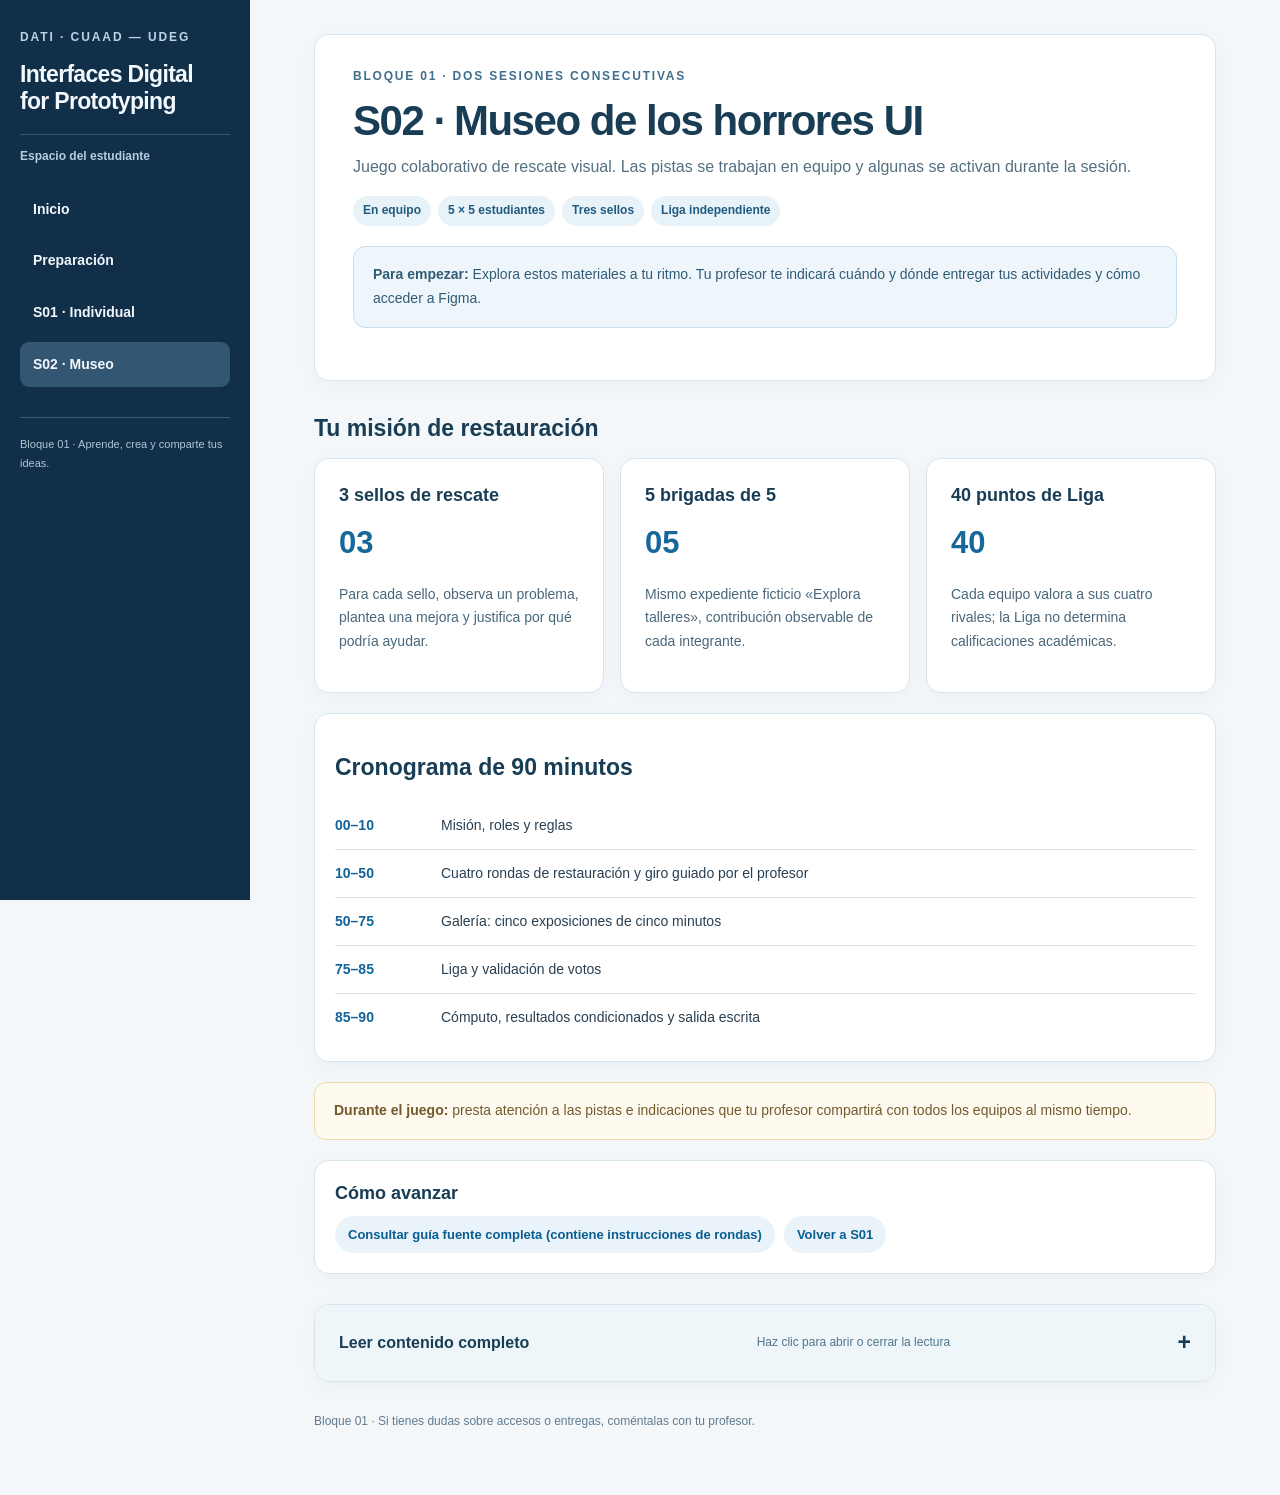
<file: web-preview/s02.html>
<!doctype html><html lang="es"><head><meta charset="utf-8"><meta name="viewport" content="width=device-width,initial-scale=1"><meta name="color-scheme" content="light"><title>S02 · Museo de los horrores UI · IDP</title><link rel="stylesheet" href="styles.css"><script src="navegacion.js" defer></script></head><body><a class="skip" href="#main">Saltar al contenido principal</a><div class="layout"><aside class="sidebar"><div class="brand">DATI · CUAAD — UdeG</div><h2>Interfaces Digital<br>for Prototyping</h2><div class="audience">Espacio del estudiante</div><nav class="nav" aria-label="Navegación entre sesiones"><a href="index.html">Inicio</a><a href="preparacion.html">Preparación</a><a href="s01.html">S01 · Individual</a><a href="s02.html" class="active" aria-current="page">S02 · Museo</a></nav><p class="foot">Bloque 01 · Aprende, crea y comparte tus ideas.</p></aside><main id="main"><section class="hero"><div class="eyebrow">Bloque 01 · Dos sesiones consecutivas</div><h1>S02 · Museo de los horrores UI</h1><p class="lead">Juego colaborativo de rescate visual. Las pistas se trabajan en equipo y algunas se activan durante la sesión.</p><div class="tags"><span class="tag">En equipo</span><span class="tag">5 × 5 estudiantes</span><span class="tag">Tres sellos</span><span class="tag">Liga independiente</span></div><div class="notice" role="note"><strong>Para empezar:</strong> Explora estos materiales a tu ritmo. Tu profesor te indicará cuándo y dónde entregar tus actividades y cómo acceder a Figma.</div></section><h2 class="panel-title" id="resumen">Tu misión de restauración</h2><div class="cards"><section class="card"><h3>3 sellos de rescate</h3><div class="metric">03</div><p>Para cada sello, observa un problema, plantea una mejora y justifica por qué podría ayudar.</p></section><section class="card"><h3>5 brigadas de 5</h3><div class="metric">05</div><p>Mismo expediente ficticio «Explora talleres», contribución observable de cada integrante.</p></section><section class="card"><h3>40 puntos de Liga</h3><div class="metric">40</div><p>Cada equipo valora a sus cuatro rivales; la Liga no determina calificaciones académicas.</p></section></div><section class="timeline" id="cronograma"><h2>Cronograma de 90 minutos</h2><ol><li><strong>00–10</strong><span>Misión, roles y reglas</span></li><li><strong>10–50</strong><span>Cuatro rondas de restauración y giro guiado por el profesor</span></li><li><strong>50–75</strong><span>Galería: cinco exposiciones de cinco minutos</span></li><li><strong>75–85</strong><span>Liga y validación de votos</span></li><li><strong>85–90</strong><span>Cómputo, resultados condicionados y salida escrita</span></li></ol></section><div class="notice warning"><b>Durante el juego:</b> presta atención a las pistas e indicaciones que tu profesor compartirá con todos los equipos al mismo tiempo.</div><div class="outline"><h3>Cómo avanzar</h3><div class="jump"><a href="#guia">Consultar guía fuente completa (contiene instrucciones de rondas)</a><a href="s01.html">Volver a S01</a></div></div><details class="full-source" id="guia"><summary><strong>Leer contenido completo</strong><span class="aside">Haz clic para abrir o cerrar la lectura</span></summary><div class="source-content"><details class="historical"><summary>Ficha documental de fuente S02 v0.2 y su estado histórico</summary><p>S02 · Museo de los horrores UI — Guía autónoma del alumno</p><p>Interfaces Digital for Prototyping · DATI / CUAAD–UdeG · Chat 03 · v0.2 PROPUESTA PE-01 (D-053/D-054) · 17 de noviembre de 2026</p><p>ESTADO: PROPUESTO — PENDIENTE DE VALIDACIÓN DE DIRECCIÓN 00B. Nueva guía S02 v0.2, elaborada de forma exclusivamente DOCUMENTAL conforme a D-054 para aplicar PE-01 B (D-053). No es material autorizado para alumnos ni sesión lista para aula. Objetivos, roles, criterios y evidencias se informan por completo; el contenido de un reto común de comunicación se explicará por el docente durante la sesión. Sin respuestas privadas del profesor.</p></details><nav class="toc" aria-label="Índice de apartados"><h3>Ir a un apartado</h3><a href="#tema-1">La misión: salvar una exposición en peligro</a><a href="#tema-2">Lo que ya sabemos: mismo expediente para los cinco equipos</a><a href="#tema-3">Objetivos y competencias observables</a><a href="#tema-4">Cinco roles que sí hacen falta</a><a href="#tema-5">Reglas simples de la restauración</a><a href="#tema-6">Las rondas (40 minutos de juego)</a><a href="#tema-7">Galería de rescates — cinco equipos, cinco minutos cada uno (50–75)</a><a href="#tema-8">Liga de los cinco museos — votación confidencial (75–85)</a><a href="#tema-9">Entregables de aprendizaje — BORRADOR, no Classroom</a><a href="#tema-10">Pistas graduadas sin respuestas prestadas</a><a href="#tema-11">Cierre de la Liga y salida individual (85–90)</a><a href="#tema-12">Si alguien falta o falla la tecnología</a><a href="#tema-13">Recursos que sí puedes usar</a></nav><section class="source-section" id="tema-1"><h3>1. La misión: salvar una exposición en peligro</h3><p>Bienvenidos al Museo de los Horrores UI. Una exposición ficticia colecciona pantallas que hacen perder el rumbo a sus visitantes. La pieza más desconcertante se llama «Explora talleres»: alguien quiere encontrar el nombre, horario y lugar de un taller y decidir si abre su ficha. Sin embargo, los carteles digitales de la sala envían señales confusas.</p><p>Tu equipo es una Brigada de Restauración: tiene que descubrir al menos tres «fantasmas de la confusión», colocar tres sellos de reparación (cada sello une un problema con una mejora), dejar la pieza más clara y explicar sus decisiones ante las otras brigadas. No gana quien termine primero ni quien agregue más adornos; gana la calidad comparada de su rescate, en una Liga separada de las notas.</p><p>Pregunta central: ¿cómo puede una pantalla contar por sí sola qué información importa y qué acción permite, sin que un diseñador tenga que explicarla?</p></section><section class="source-section" id="tema-2"><h3>2. Lo que ya sabemos: mismo expediente para los cinco equipos</h3><p>La app, las personas y todos los lugares son FICTICIOS. La persona quiere conocer NOMBRE, HORARIO y LUGAR y decidir si abre más información. Datos correctos e idénticos para E01–E05: taller «Taller de fanzines»; sábado a las 17:00; «Sala Nube»; duración 60 minutos; sin costo. Única acción principal de esta pantalla: «Ver detalles». No hay registro, pago, videollamada ni cancelación.</p><p>Todos reciben el mismo original y los mismos datos. No inventen funciones, hechos ni pruebas de usuario; cuando hablen del efecto de una mejora, digan «suponemos que…» o «podría ayudar…». El original permanece intacto.</p></section><section class="source-section" id="tema-3"><h3>3. Objetivos y competencias observables</h3><p>S02-O1 [C1/C3/C6]: detectar por lo menos tres problemas visibles y explicar una consecuencia hipotética de cada uno. S02-O2 [C3]: representar juntos mejoras con frames, textos, rectángulos y capas editables. S02-O3 [C1/C6]: defender por lo menos dos cambios y reconocer una incertidumbre. S02-O4 [C6]: comparar con respeto propuestas de rivales usando evidencias visibles, sin confundir los votos con calificaciones.</p><p>En S02 no necesitas estudios de usuarios, WCAG formal, Auto Layout, componentes, variantes, prototipos interactivos ni programación. Usa únicamente los recursos básicos que practicamos en S01. La meta es una pantalla estática razonable.</p></section><section class="source-section" id="tema-4"><h3>4. Cinco roles que sí hacen falta</h3><p>Asignen uno por persona. Durante cada ronda todas las personas aportan al menos una observación o decisión; el rol coordina una tarea, no monopoliza el archivo. Escriban únicamente iniciales o alias para el registro de participación, sin datos personales.</p><p>ROL A · Inspector/a de fantasmas. En la Ronda 1 escucha una señal concreta de cada integrante, arma el inventario de al menos tres fallas visibles y su posible consecuencia. En la exposición presenta el diagnóstico.</p><p>ROL B · Guardián/a del expediente. En Rondas 1 y 2 comprueba que todo dato afirmado coincide con el expediente ficticio y distingue dato verdadero de hipótesis. Antes de exponer hace el cotejo final y anuncia la tarea del visitante.</p><p>ROL C · Restaurador/a de capas. En Ronda 3 coordina la edición de la copia autorizada, el nombre del frame y las capas seleccionables; ofrece turnos de teclado o acciones de diseño a sus compañeros. Demuestra antes/después y Layers.</p><p>ROL D · Curador/a de lectura. En Rondas 2–4 dirige la selección de tres sellos problema→mejora, organiza la información y acompaña al equipo cuando el docente comunique el reto común de comunicación; no conoce ni anuncia su consigna de antemano. Presenta las dos decisiones más importantes.</p><p>ROL E · Relator/a de incertidumbres y Liga. Registra los aportes de los cinco, la duda pendiente y las razones; en la galería explica la incertidumbre. En votación escucha a todo el equipo, comprueba la hoja de 40 puntos y la entrega sin revelar resultados a rivales.</p><p>REGLA ANTIESTRELLA SOLITARIA: A detecta con aportes de todos; B valida hechos; C gestiona un turno corto de construcción/revisión para quien no haya tocado el diseño; D requiere justificación de otros dos compañeros; E no vota por sí solo. El registro final debe poder decir «qué hizo o decidió cada persona».</p></section><section class="source-section" id="tema-5"><h3>5. Reglas simples de la restauración</h3><p>1) No tocar el frame «WO003/S02 — ORIGINAL / NO EDITAR» ni el maestro. Trabajen solo donde el docente confirme permiso. Si el archivo compartido deja editar áreas de otras brigadas, respeten sus límites y no asuman aislamiento automático.</p><p>2) Cada brigada dispone de TRES SELLOS DE RESCATE (pueden dibujarse como □1 □2 □3 en una nota). Un sello equivale a una tríada: «problema visible → posible efecto en el visitante → modificación que propongo». Se permiten ajustes secundarios, pero no se premia multiplicar funciones o pantallas.</p><p>3) Primero documentar el ANTES; después intervenir una copia. Debe quedar una pantalla editable con capas de texto/forma, además de una vista del DESPUÉS. Una captura sola no demuestra capas nativas.</p><p>4) Usen razones que alguien pueda verificar en pantalla. Ninguna brigada puede presentar sus suposiciones como hechos comprobados con usuarios.</p><p>5) Durante el juego, el profesor anunciará un reto común de comunicación. Los cinco equipos recibirán la misma instrucción accesible, las mismas condiciones y la misma oportunidad de participar. No requiere contenidos posteriores a S01, no añade una calificación ni cambia los tres sellos.</p></section><section class="source-section" id="tema-6"><h3>6. Las rondas (40 minutos de juego)</h3><p>Ronda 1 · Caza de fantasmas (minutos 10–18, 8 min)</p><p>Misión: cada integrante señala una confusión visible del original y qué podría hacerle pensar a una persona. El Inspector reúne al menos tres problemas sin editar aún. Evidencia: listado «elemento observado / confusión posible / por qué importa». Candado de salida: tres hipótesis distintas formuladas como hipótesis; el Guardián verifica que no se inventaron datos del taller.</p><p>Ronda 2 · Consejo de restauración (18–26, 8 min)</p><p>Misión: debatir qué reparar primero. Elijan TRES SELLOS: para cada uno registren su problema, su mejora y una razón ligada a la tarea de buscar nombre, horario, sala o abrir detalles. Cada integrante debe apoyar, objetar o mejorar al menos una elección. Evidencia: plan de tres sellos, sin diseñar otra app. Candado: las tres decisiones son comprensibles y B confirma que respetan el expediente.</p><p>Ronda 3 · El taller de rescate (26–43, 17 min)</p><p>Misión: crear el DESPUÉS en la copia que indique el profesor. Cambien textos, orden visible, rectángulos y capas; los tres sellos deben verse reflejados. C coordina las acciones y pide una aportación observable de cada compañero. Durante esta ronda, sigan la indicación común de comunicación que el profesor presentará para los cinco equipos; no es una tarea nueva ni un criterio calificable oculto. Evidencia: frame del rescate, capas identificables, captura inicial preservada y relación entre sellos y cambios. Candado: la persona puede encontrar la información clave y distinguir la acción principal, al menos según la hipótesis del equipo.</p><p>Reto común de comunicación — indicaciones compartidas durante la sesión</p><p>Cuando el profesor anuncie este reto, cada brigada atenderá la misma consigna, presentada de forma oral y escrita, con alternativas accesibles de lectura y registro. El Curador coordinará su aplicación con los demás integrantes sin sustituir las responsabilidades individuales. Después del anuncio, el texto íntegro quedará disponible para comprender la experiencia y para la recuperación de ausencias. No habrá ventaja, nueva prueba de usuarios, puntaje adicional ni obligación autónoma distinta.</p><p>Ronda 4 · El sello final (43–50, 7 min)</p><p>Misión: comprobar que no se modificó el original, que las tres mejoras están explicadas, que B verificó hechos, que C muestra Layers y que E registró los cinco aportes. Preparar dos decisiones que defenderán y una limitación que todavía no pueden demostrar. Evidencia: ficha final de brigada. Candado de galería: ANTES + DESPUÉS + tres diagnósticos + dos razones + una incertidumbre + cinco contribuciones.</p></section><section class="source-section" id="tema-7"><h3>7. Galería de rescates — cinco equipos, cinco minutos cada uno (50–75)</h3><p>Cada equipo dispone de 5 minutos exactos, siempre con el mismo guion. 0:00–0:40 Inspector: tres fantasmas observados; 0:40–1:10 Guardián: tarea y hechos del expediente; 1:10–2:20 Restaurador: compara original y frame corregido, muestra capas; 2:20–3:15 Curador: justifica dos decisiones; 3:15–4:10 Relator: duda pendiente y participación; 4:10–5:00 pregunta común del docente («¿qué cambio ayuda más a reconocer la acción principal?») y transición. Quienes escuchan anotan evidencias, no comparaciones personales.</p><p>Presentan E01, E02, E03, E04 y E05, en ese orden. El orden no da puntos adicionales; todas las brigadas reciben el mismo tiempo y la misma pregunta. Si una exposición usa menos tiempo, el siguiente turno comienza en su minuto previsto.</p></section><section class="source-section" id="tema-8"><h3>8. Liga de los cinco museos — votación confidencial (75–85)</h3><p>Cada equipo evalúa exclusivamente a los OTROS CUATRO. Distribuye EXACTAMENTE 40 puntos entre esos cuatro: cuatro números ENTEROS, POSITIVOS, TODOS DISTINTOS y con SUMA 40. Ejemplo permitido: 16, 12, 8, 4. No se permite votarse a sí mismo ni conocer los votos ajenos antes de entregar la papeleta.</p><p>Guía para deliberar: (1) respeto al expediente ficticio; (2) reconocimiento de la tarea y acción principal; (3) claridad de etiquetas y convenciones de S01; (4) orden visual y capas editables; (5) defensa de dos cambios, incertidumbre reconocida y respeto. Son cinco criterios de COMPARACIÓN, no una rúbrica académica de 100 puntos.</p><p>Formato de papeleta — sesión S02 / equipo evaluador E__ / entrega al docente en secreto: Rival E__: __ puntos. Justificación visible: ______; Rival E__: __ puntos. Justificación visible: ______; Rival E__: __ puntos. Justificación visible: ______; Rival E__: __ puntos. Justificación visible: ______. TOTAL = __ / ¿4 rivales distintos? □ / ¿ningún voto propio? □ / ¿4 enteros &gt; 0, distintos y suman 40? □.</p><p>El Relator completa la hoja con acuerdo del equipo, pero cada integrante aporta una observación antes de cerrarla. El docente revisa las condiciones aritméticas antes del cómputo. La liga NO altera la calificación académica individual 40%/grupal 60%; no es nota ni rúbrica docente.</p></section><section class="source-section" id="tema-9"><h3>9. Entregables de aprendizaje — BORRADOR, no Classroom</h3><p>Carpeta o paquete provisional de equipo: [A] referencia del ANTES idéntico, sin editar el original; [B] inventario de tres problemas → consecuencias hipotéticas; [C] plan de tres sellos; [D] enlace autorizado al frame DESPUÉS editable + captura del panel Layers + vista visual, si la infraestructura funciona; [E] dos razones y una duda; [F] registro corto de cinco aportes por alias; [G] comentario comparativo respetuoso y papeleta de Liga SEPARADA entregada sin publicidad anticipada.</p><p>En la entrega provisional escribe «S02 / E__ / v0.2 PROPUESTA». El docente indicará más adelante el espacio autorizado para mostrar el archivo y su acceso. NO existe una tarea de Classroom publicada ni debes compartir enlaces con otros equipos, cambiar permisos del maestro, adjuntar información personal o enviar capturas con credenciales. En contingencia, marca claramente «PROVISIONAL EN PAPEL / NO DEMUESTRA CAPAS EDITABLES».</p></section><section class="source-section" id="tema-10"><h3>10. Pistas graduadas sin respuestas prestadas</h3><p>Pista 1: mira la pantalla original como quien acaba de entrar al museo; ¿qué tarea intentaría completar? Describe algo realmente visible, no tu interpretación como hecho.</p><p>Pista 2: diferencia «dato que dice el expediente» de «texto que aparece en una pantalla confusa». ¿Coinciden? ¿Qué podría malentender alguien?</p><p>Pista 3: si todo parece importante, prueba leer primero solo nombre, horario, lugar y la etiqueta de acción. ¿Podrían encontrarse sin explicación oral?</p><p>Pista 4: si el texto está oculto, usa Layers para revisar si quedó detrás de una forma; renombra capas para que el equipo sepa qué toca.</p><p>Pista 5: si discuten estética, vuelve a los tres sellos; justificar por qué una modificación ayuda importa más que decorar.</p></section><section class="source-section" id="tema-11"><h3>11. Cierre de la Liga y salida individual (85–90)</h3><p>De 85 a 87 el profesor revisa y totaliza los votos de la Liga; de 87 a 89 comunica resultados únicamente si la jornada es válida. De 89 a 90, todos los integrantes escriben simultáneamente una frase breve sobre su aporte, aprendizaje y duda: no se hacen 25 intervenciones orales individuales. Si hay resultados pendientes de validación, se registran como pendientes, sin inventar puntos.</p><p>Compruébalo sin convertirlo en nota: □ describimos tres problemas y efectos hipotéticos; □ respetamos el expediente; □ representamos tres mejoras y el antes/después; □ mostramos una pantalla con objetos editables o declaramos contingencia; □ las cinco personas tuvieron una aportación registrable; □ defendimos dos decisiones y una duda; □ atendimos las instrucciones comunes comunicadas por el profesor; □ escuchamos y justificamos cuatro votos rivales con respeto. La sorpresa no es criterio extra ni da ventaja.</p><p>Salida individual (una frase por estudiante): «Mi aporte observable fue ___; ahora entiendo que ___; todavía no sé si ___». Quien no alcanzó a mostrar un objeto nativo señala cuál contribución hizo al diagnóstico o a la argumentación.</p></section><section class="source-section" id="tema-12"><h3>12. Si alguien falta o falla la tecnología</h3><p>Sin Internet, Figma o permisos Can edit: el docente ofrece a TODAS las brigadas el mismo PNG/original proyectado; trabajen con boceto en papel y un esquema escrito de capas/etiquetas. Conserven las mismas rondas, tres sellos y defensa. No declaren «archivo Figma editable» a partir de un dibujo; recuperar esa evidencia cuando la infraestructura esté habilitada y el docente acuerde el procedimiento.</p><p>Si falta una persona dentro de una brigada, redistribuyan oralmente las tareas entre quienes estén presentes y registren el rol no cubierto, sin inventar participación. La política de recuperación o calificación de ausentes sigue pendiente de Dirección; el docente resolverá el seguimiento. Si falta un equipo completo o no se completan cinco votos válidos, no inventen puntos ni resultados de 200: el docente elevará el caso.</p><p>Recuperación de ausencia: consulta el mismo expediente y original; escribe tu diagnóstico de tres problemas, boceto de tres sellos y dos razones, una incertidumbre y contribución propia, y muestra las capas en Figma cuando esté autorizado. Una vez activado el reto común en clase, el profesor podrá facilitarte su texto íntegro para comprender qué observación o reflexión se buscaba, con una alternativa accesible. La reposición es equivalente a lo perdido, NO deber nuevo de asistentes; condiciones de entrega, efectos académicos y participación en Liga siguen pendientes de Dirección y no se atribuyen votos o calificaciones retroactivos por esta guía.</p></section><section class="source-section" id="tema-13"><h3>13. Recursos que sí puedes usar</h3><p>Escenario común WO-003: [recurso del proyecto reservado: solicitar acceso académico autorizado]</p><p>Archivo Figma nativo S01/S02, referencia NO EDITABLE POR DEFECTO: [recurso del proyecto reservado: solicitar acceso académico autorizado] . Frame original WO003/S02 «ORIGINAL / NO EDITAR»; clones E01–E05 existen como referencia técnica, pero no se garantiza Can edit del alumnado.</p><p>Kit original SVG/PNG de contingencia: [recurso del proyecto reservado: solicitar acceso académico autorizado] . No alteres el original.</p><p>Guía S01 alumno: <a href="s01.html">Guía S01 alumno v0.2 (D-042)</a> ; Figma Frames: <a href="https://help.figma.com/hc/en-us/articles/360041539473-" target="_blank" rel="noopener noreferrer">https://help.figma.com/hc/en-us/articles/360041539473-</a>Frames-in-Figma-Design ; Figma Layers: <a href="https://help.figma.com/hc/en-us/articles/360040449873-" target="_blank" rel="noopener noreferrer">https://help.figma.com/hc/en-us/articles/360040449873-</a>Select-layers-and-objects</p><p>Tiempo autónomo adicional asignado por esta guía: CERO minutos. El presupuesto semanal nominal conjunto ya está reservado para preparación S01 (75 min), exploración Figma (25 min) y margen (20 min) = 120 min. La restauración, votos y reflexión se realizan en los 90 min de S02. El tiempo de recuperación por ausencia no se suma como deber ordinario de quienes asistieron.</p><p>NOTA DE CONTROL: Guía elaborada solo para revisión documental por Dirección 00. Gate A Figma PASS histórico; Gate B colaboración/permisos BLOCKED; Gate C antes del aula; evaluación y QA independientes pendientes. NO PUBLICAR todavía.</p></section></div></details><p class="foot-note">Bloque 01 · Si tienes dudas sobre accesos o entregas, coméntalas con tu profesor.</p></main></div></body></html>
</file>
<file: web-preview/styles.css>
/* Vista local del estudiante. Sin tracking, fuentes externas ni CDN. */
:root{--navy:#112f48;--deep:#183d55;--primary:#12649a;--light:#eff5f9;--line:#d8e4eb;--body:#293f51;--muted:#537081;--amber:#ad6a17;--focus:#c76b23}
*{box-sizing:border-box}
html{scroll-behavior:smooth}
body{margin:0;background:#f4f7fa;color:var(--body);font:15px/1.64 -apple-system,BlinkMacSystemFont,"Segoe UI",Arial,sans-serif}
a{color:#085d91;text-underline-offset:3px}
a:focus-visible,summary:focus-visible,button:focus-visible{outline:3px solid var(--focus);outline-offset:3px}
.skip{position:absolute;left:-200vw;top:0;z-index:100;background:white;padding:12px}
.skip:focus{left:12px;top:12px}
.layout{display:grid;grid-template-columns:250px minmax(0,1fr);min-height:100vh}
.sidebar{background:var(--navy);color:white;padding:28px 20px;position:sticky;top:0;height:100vh;overflow-y:auto}
.brand{font-size:12px;text-transform:uppercase;letter-spacing:.16em;color:#b8d4e5;font-weight:700}
.sidebar h2{font-size:23px;line-height:1.2;margin:13px 0 18px;letter-spacing:-.03em}
.sidebar .audience{font-size:12px;font-weight:700;color:#b2cedf;padding:12px 0;border-top:1px solid #33556e}
.nav{display:grid;gap:7px;margin-top:8px}
.nav a{display:block;color:#f1f7fd;text-decoration:none;padding:11px 13px;border-radius:9px;font-size:14px;font-weight:550}
.nav a:hover,.nav a.active{background:#335772}
.sidebar .foot{border-top:1px solid #385a73;margin-top:30px;padding-top:17px;font-size:11px;color:#afc5d6;line-height:1.7}
main{min-width:0;padding:34px clamp(20px,5vw,76px);max-width:1370px}
.hero,.card,.outline,.full-source,.source-content,.timeline{background:white;border:1px solid var(--line);border-radius:15px;box-shadow:0 5px 17px rgba(20,45,65,.04)}
.hero{padding:32px clamp(22px,3vw,38px)}
.eyebrow{font-size:12px;letter-spacing:.15em;font-weight:800;color:#406e8c;text-transform:uppercase}
h1{font-size:clamp(29px,4vw,42px);line-height:1.13;letter-spacing:-.035em;color:var(--deep);margin:10px 0}
h2{font-size:23px;line-height:1.3;color:var(--deep)}
h3{font-size:18px;line-height:1.4;color:var(--deep)}
.lead{font-size:16px;color:var(--muted);margin:9px 0 14px}
.tags{display:flex;gap:7px;flex-wrap:wrap;margin:16px 0 20px}
.tag{background:#e8f2f9;color:#205b80;padding:5px 10px;font-size:12px;border-radius:50px;font-weight:750}
.tag.private{color:#79431b;background:#fff0de}
.status{border-left:4px solid #cb9450;background:#fff8ec;padding:13px 16px;border-radius:0 9px 9px 0;font-size:13px;color:#5d4d36;line-height:1.65}
.status b{color:#704611}
.panel-title{margin:33px 0 14px}
.cards{display:grid;grid-template-columns:repeat(auto-fit,minmax(225px,1fr));gap:16px}
.card{padding:24px}
.card h3{margin:0 0 10px}
.card p,.card li{font-size:14px;color:#49677a}
.card p{line-height:1.7}
.card .desc{font-size:12px}
.card .button{display:inline-block;margin-top:8px;text-decoration:none;padding:8px 13px;border:1px solid #c5dce9;background:#eff6fa;border-radius:8px;font-weight:750;font-size:13px}
.notice{padding:16px 19px;background:#eff6fb;border:1px solid #c9deec;border-radius:12px;line-height:1.7;font-size:14px;color:#315b77;margin:20px 0}
.notice.warning{background:#fffaef;border-color:#eddbaf;color:#725a2c}
.outline{padding:20px;margin-top:20px}
.outline h3{margin:0 0 10px}
.jump{display:flex;gap:9px;flex-wrap:wrap}
.jump a{font-size:13px;text-decoration:none;background:#eaf3f9;border-radius:50px;padding:8px 13px;font-weight:700}
.full-source{margin:30px 0 18px;overflow:hidden}
.full-source>summary{list-style:none;cursor:pointer;padding:19px 24px;background:#eef6fa;font-size:16px;display:flex;align-items:center;justify-content:space-between;gap:10px;color:var(--deep)}
.full-source>summary::-webkit-details-marker{display:none}
.full-source>summary::before{content:"+";font-size:23px;font-weight:700;order:2}
.full-source[open]>summary::before{content:"−"}
.full-source>summary .aside{font-size:12px;color:#52758b}
.source-content{border:0;border-radius:0;padding:24px clamp(15px,4vw,40px);box-shadow:none}
.source-content p{line-height:1.85;font-size:15px;overflow-wrap:anywhere}
.source-section{scroll-margin-top:16px;border-top:1px solid var(--line);padding:10px 0 22px}
.source-section h3{font-size:20px;margin:15px 0;color:var(--deep)}
.instruction-step{display:flex;gap:11px}
.step-num{flex:0 0 auto;background:#e8f2f8;color:#1b6394;border-radius:50%;width:26px;height:26px;line-height:26px;font-size:13px;text-align:center;font-weight:800}
.source-bullet{padding-left:18px;border-left:2px solid #e0ebf2}
.toc{background:#f1f7fb;border-radius:11px;padding:19px;margin:20px 0 28px;display:grid;grid-template-columns:repeat(auto-fit,minmax(220px,1fr));gap:10px}
.toc h3{grid-column:1/-1;margin:0}
.toc a{line-height:1.45;font-size:13px}
.historical{background:#f7f8f9;border:1px solid #dce4e9;border-radius:10px;padding:13px 16px}
.historical summary{font-weight:700;cursor:pointer;color:#456378}
.historical p{color:#5f7484;font-size:13px}
.solution{background:#fefaf2;border:1px solid #efdaa7;border-radius:10px;margin:18px 0}
.solution summary{padding:16px;font-weight:800;cursor:pointer;color:#674824}
.solution .source-section{margin:0 18px}
.timeline{padding:20px;margin:20px 0}
.timeline ol{padding:0;margin:0;list-style:none}
.timeline li{border-top:1px solid var(--line);padding:12px 0;display:grid;grid-template-columns:90px 1fr;gap:16px;font-size:14px}
.timeline li strong{color:var(--primary)}
.timeline li:first-child{border-top:0}
.metric{color:#16679a;font-size:31px;font-weight:850}
.brief{background:#fafcfe;border:2px dashed #b3cddd;border-radius:14px;padding:18px;margin:10px 0}
.brief span{display:inline-block;background:#e9f1f7;border:1px solid #d0e2ec;padding:8px 11px;border-radius:7px;font-size:13px;margin:5px}
.brief strong{display:block;margin-bottom:12px}
.faux{background:#fff5ec;border:1px solid #e4bb8b;border-radius:12px;padding:20px}
.faux p{margin:10px 0}
.foot-note{margin:30px 0;font-size:12px;color:#607b8f}
@media(max-width:830px){.layout{grid-template-columns:1fr}.sidebar{height:auto;position:static;padding:18px}.sidebar h2{font-size:19px}.nav{display:flex;flex-wrap:wrap}.sidebar .foot{display:none}main{padding:18px}.cards{grid-template-columns:1fr}.hero{padding:23px}.full-source>summary{display:block}.timeline li{grid-template-columns:75px 1fr}}
@media(prefers-reduced-motion:reduce){html{scroll-behavior:auto}}

/* High-contrast brand on navy sidebar (v0.2) */
.sidebar h2{color:#f2f8fd}

/* Portada y recursos complementarios accesibles sin conexión. */
.welcome,.media-section{background:#fff;border:1px solid var(--line);border-radius:15px;padding:24px 28px;margin-top:24px}
.welcome h2,.media-section h2{margin:0 0 10px}
.welcome p,.media-section>p{margin:10px 0;font-size:15px;color:var(--body);line-height:1.75}
.media-grid{display:grid;grid-template-columns:repeat(auto-fit,minmax(230px,1fr));gap:16px;margin:18px 0 8px}
.media-grid-prep{margin:22px 0 0}
.media-card{background:#f5f9fc;border:1px solid var(--line);border-radius:12px;padding:19px}
.media-card h3{margin:5px 0 9px;font-size:18px}
.media-card p{font-size:14px;line-height:1.7;margin:0 0 18px;color:var(--muted)}
.media-type{font-size:11px;letter-spacing:.08em;font-weight:800;color:#345f7b}
.media-pending{display:inline-block;color:#4b6474;background:#e5edf2;padding:5px 10px;border-radius:6px;font-size:12px;font-weight:700}
@media(max-width:830px){.welcome,.media-section{padding:19px}}
</file>
